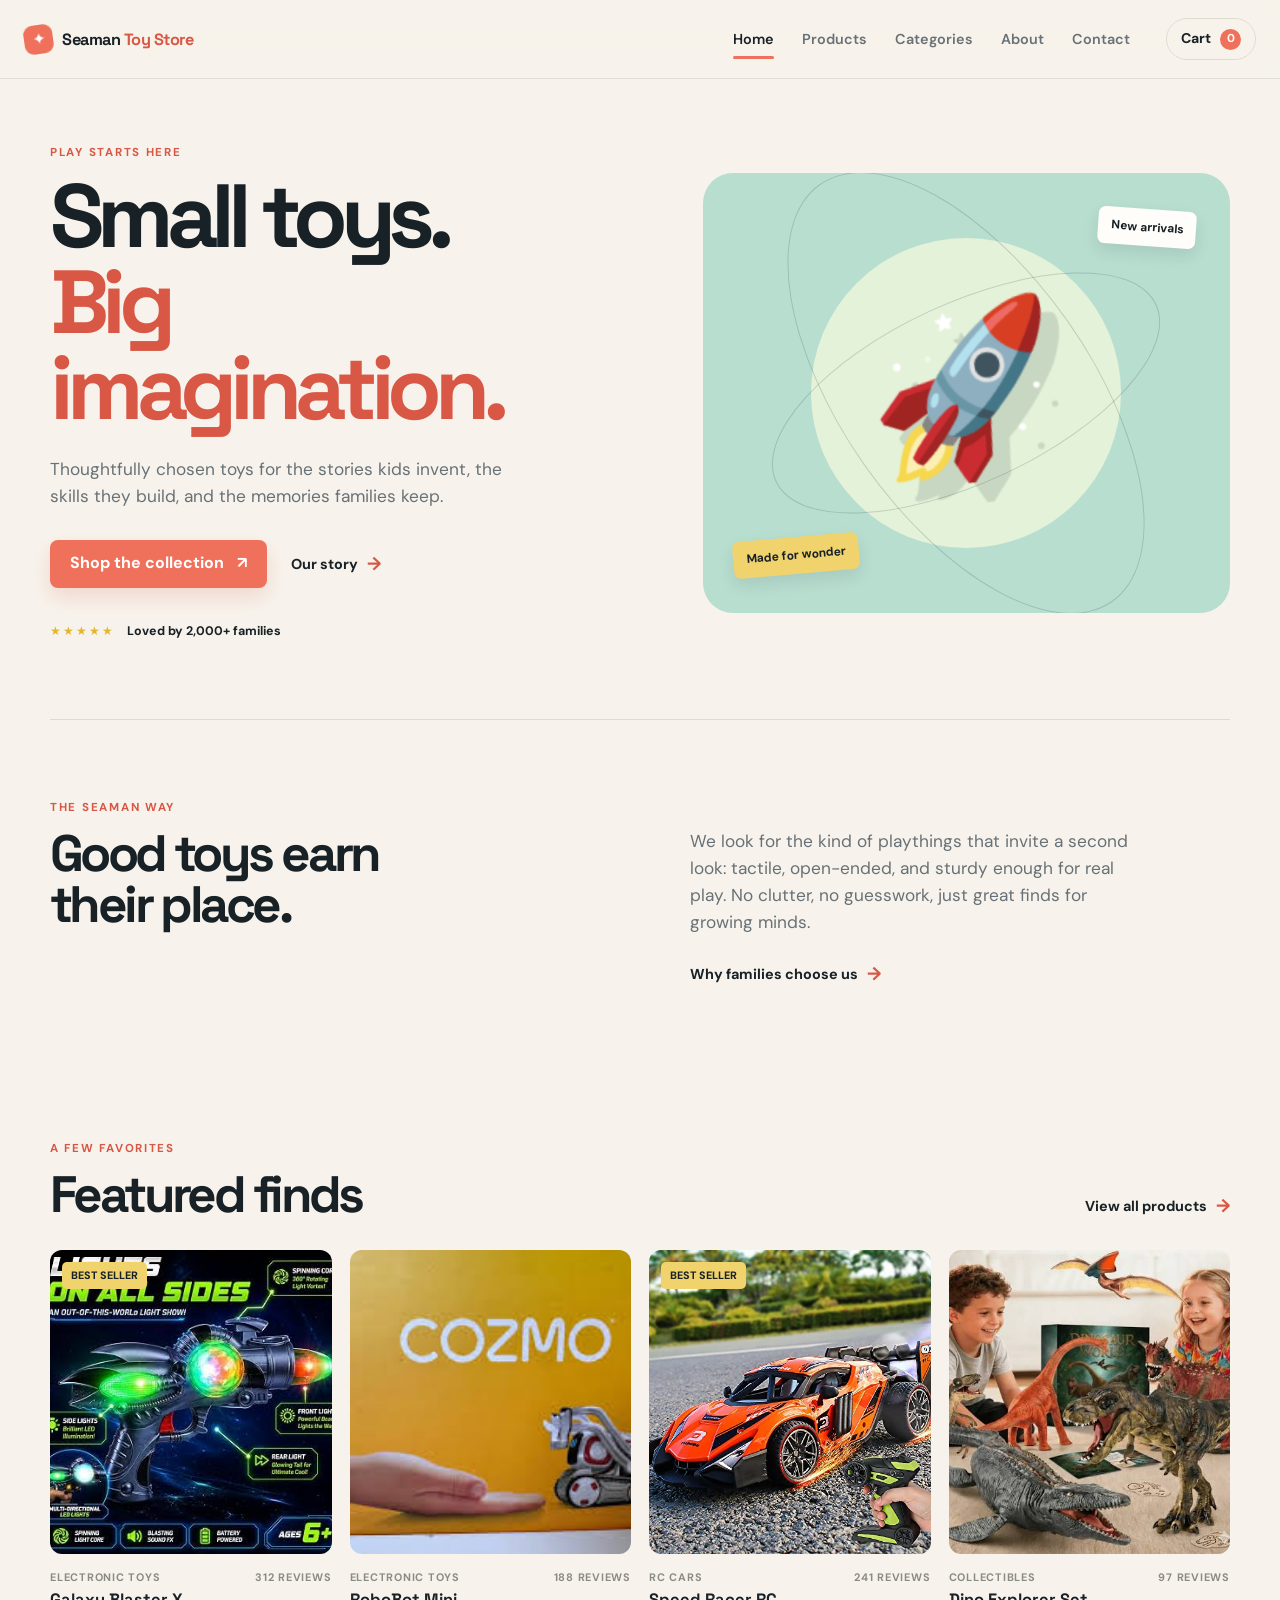
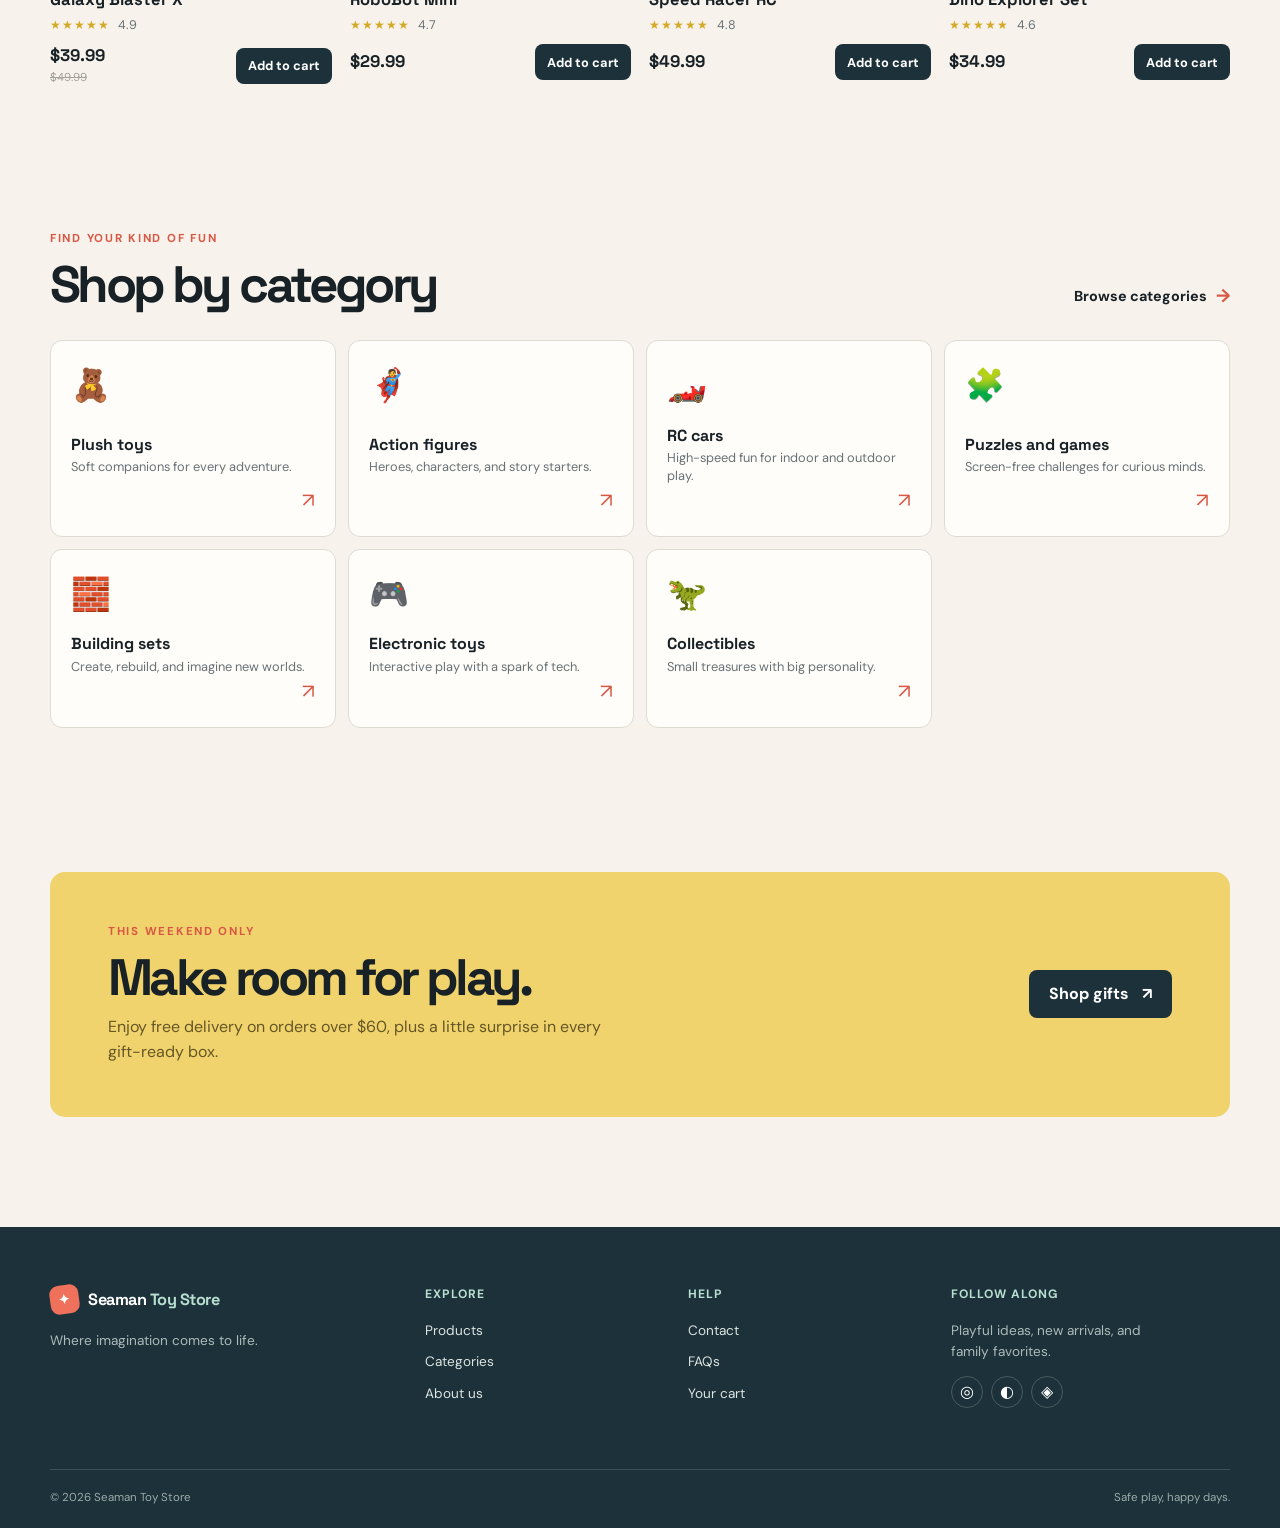
<file: index.html>
<!doctype html>
<html lang="en">
<head>
<meta charset="utf-8">
<meta name="viewport" content="width=device-width, initial-scale=1">
<title>Seaman Toy Store | Big adventures start here</title>
<meta name="description" content="Seaman Toy Store is a modern online toy store offering fun, exciting, and quality toys for kids and families.">
<meta property="og:title" content="Seaman Toy Store">
<meta property="og:description" content="Seaman Toy Store is a modern online toy store offering fun, exciting, and quality toys for kids and families.">
<meta property="og:type" content="website">
<meta property="og:image" content="https://images.unsplash.com/photo-1516627145497-ae6968895b74?auto=format&fit=crop&w=1200&q=80">
<meta property="og:site_name" content="Seaman Toy Store">
<link rel="icon" type="image/svg+xml" href="favicon.svg">
<link rel="preconnect" href="https://fonts.googleapis.com">
<link rel="preconnect" href="https://fonts.gstatic.com" crossorigin>
<link href="https://fonts.googleapis.com/css2?family=DM+Sans:wght@400;500;600;700&family=Space+Grotesk:wght@500;600;700&display=swap" rel="stylesheet">
<link rel="stylesheet" href="style.css">
</head>
<body data-page="home">
<header class="site-header">
  <div class="site-header-inner">
    <a class="brand" href="index.html"><span class="brand-mark">✦</span><span>Seaman <em>Toy Store</em></span></a>
    <button class="menu-toggle" data-menu-toggle aria-label="Open menu" aria-controls="site-nav" aria-expanded="false"><span></span><span></span><span></span></button>
    <nav class="site-nav" id="site-nav" data-site-nav aria-label="Primary navigation">
      <a class="is-active" href="index.html">Home</a><a href="products.html">Products</a><a href="categories.html">Categories</a><a href="about.html">About</a><a href="contact.html">Contact</a>
    </nav>
    <a class="cart-link" href="cart.html" aria-label="View cart">Cart <span data-cart-count>0</span></a>
  </div>
</header>
<main>
  <section class="home-hero page-wrap">
    <div class="hero-copy"><p class="kicker">Play starts here</p><h1>Small toys.<br><span>Big imagination.</span></h1><p class="hero-lede">Thoughtfully chosen toys for the stories kids invent, the skills they build, and the memories families keep.</p><div class="button-row"><a class="button button-coral" href="products.html">Shop the collection <span>↗</span></a><a class="text-link" href="about.html">Our story <span>→</span></a></div><div class="hero-note"><span>★★★★★</span><strong>Loved by 2,000+ families</strong></div></div>
    <div class="hero-stage"><div class="hero-orbit orbit-one"></div><div class="hero-orbit orbit-two"></div><div class="hero-toy">🚀</div><div class="hero-tag tag-top">New arrivals</div><div class="hero-tag tag-bottom">Made for wonder</div></div>
  </section>
  <section class="home-intro page-wrap"><div><p class="kicker">The Seaman way</p><h2>Good toys earn<br>their place.</h2></div><div><p>We look for the kind of playthings that invite a second look: tactile, open-ended, and sturdy enough for real play. No clutter, no guesswork, just great finds for growing minds.</p><a class="text-link" href="about.html">Why families choose us <span>→</span></a></div></section>
  <section class="home-section page-wrap"><div class="section-heading"><div><p class="kicker">A few favorites</p><h2>Featured finds</h2></div><a class="text-link" href="products.html">View all products <span>→</span></a></div><div class="product-grid" data-featured-products></div></section>
  <section class="home-section page-wrap"><div class="section-heading"><div><p class="kicker">Find your kind of fun</p><h2>Shop by category</h2></div><a class="text-link" href="categories.html">Browse categories <span>→</span></a></div><div class="category-grid" data-category-grid></div></section>
  <section class="promo-banner page-wrap"><div><p class="kicker">This weekend only</p><h2>Make room for play.</h2><p>Enjoy free delivery on orders over $60, plus a little surprise in every gift-ready box.</p></div><a class="button button-dark" href="products.html">Shop gifts <span>↗</span></a></section>
</main>
<footer class="site-footer"><div class="footer-main"><div><a class="brand" href="index.html"><span class="brand-mark">✦</span><span>Seaman <em>Toy Store</em></span></a><p>Where imagination comes to life.</p></div><div><strong>Explore</strong><a href="products.html">Products</a><a href="categories.html">Categories</a><a href="about.html">About us</a></div><div><strong>Help</strong><a href="contact.html">Contact</a><a href="contact.html#faq">FAQs</a><a href="cart.html">Your cart</a></div><div><strong>Follow along</strong><p>Playful ideas, new arrivals, and family favorites.</p><div class="social-links"><a href="https://www.instagram.com/" target="_blank" rel="noreferrer" aria-label="Instagram">◎</a><a href="https://www.facebook.com/" target="_blank" rel="noreferrer" aria-label="Facebook">◐</a><a href="https://www.tiktok.com/" target="_blank" rel="noreferrer" aria-label="TikTok">◈</a></div></div></div><div class="footer-bottom"><span>© <span data-year>2026</span> Seaman Toy Store</span><span>Safe play, happy days.</span></div></footer>
<div class="toast" data-toast role="status" aria-live="polite"></div>
<script src="store.js?v=4"></script>
</body>
</html>
</file>
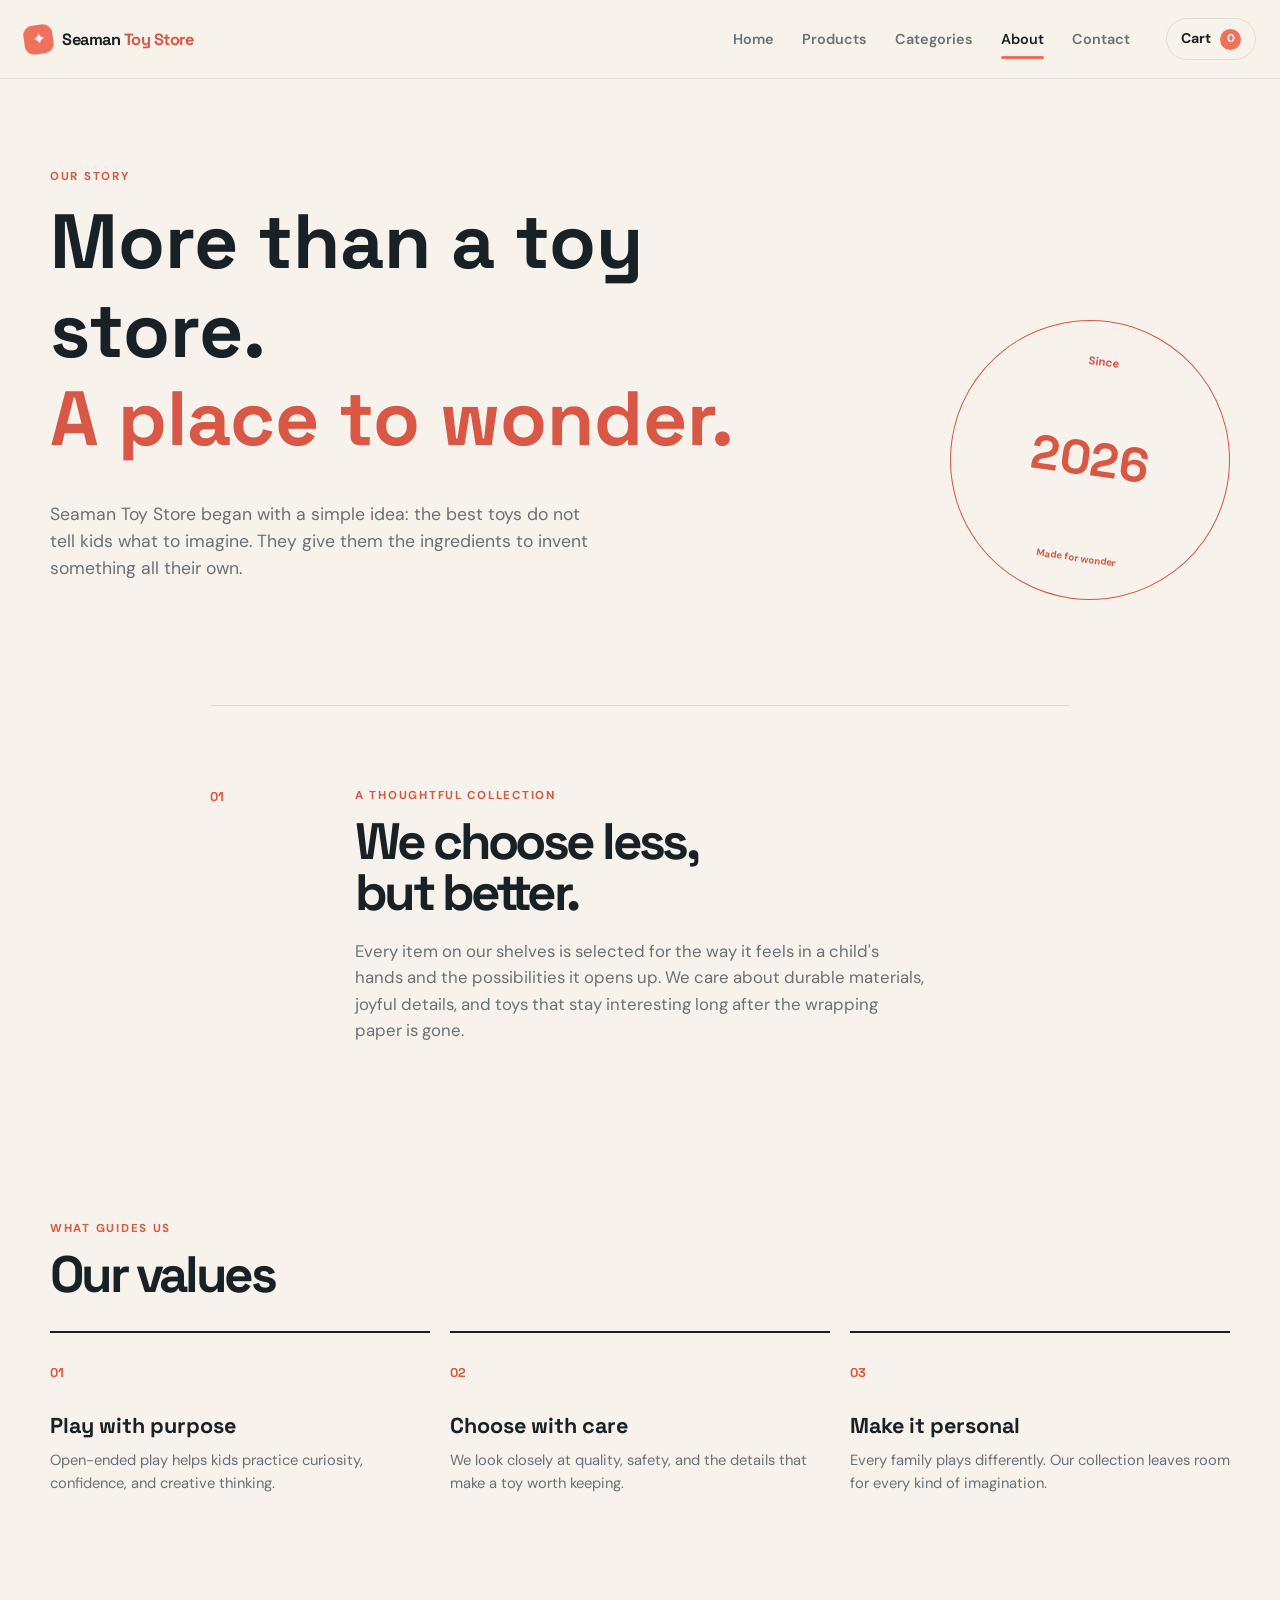
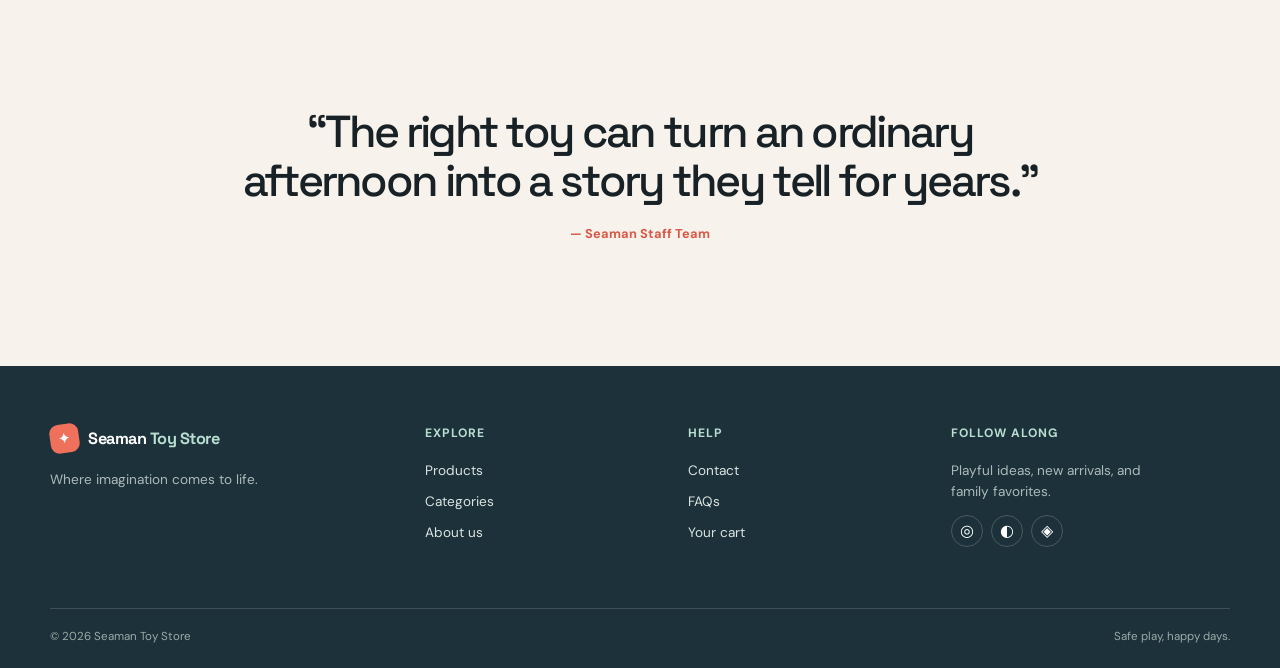
<file: about.html>
<!doctype html>
<html lang="en"><head><meta charset="utf-8"><meta name="viewport" content="width=device-width, initial-scale=1"><title>About Us | Seaman Toy Store</title><meta name="description" content="Learn the story, mission, and values behind Seaman Toy Store."><meta property="og:title" content="About Seaman Toy Store"><meta property="og:description" content="Seaman Toy Store carefully curates joyful, imaginative toys for children and families."><link rel="preconnect" href="https://fonts.googleapis.com"><link rel="preconnect" href="https://fonts.gstatic.com" crossorigin><link href="https://fonts.googleapis.com/css2?family=DM+Sans:wght@400;500;600;700&family=Space+Grotesk:wght@500;600;700&display=swap" rel="stylesheet"><link rel="icon" type="image/svg+xml" href="favicon.svg"><link rel="stylesheet" href="style.css"></head>
<body data-page="about"><header class="site-header"><div class="site-header-inner"><a class="brand" href="index.html"><span class="brand-mark">✦</span><span>Seaman <em>Toy Store</em></span></a><button class="menu-toggle" data-menu-toggle aria-label="Open menu" aria-controls="site-nav" aria-expanded="false"><span></span><span></span><span></span></button><nav class="site-nav" id="site-nav" data-site-nav aria-label="Primary navigation"><a href="index.html">Home</a><a href="products.html">Products</a><a href="categories.html">Categories</a><a class="is-active" href="about.html">About</a><a href="contact.html">Contact</a></nav><a class="cart-link" href="cart.html" aria-label="View cart">Cart <span data-cart-count>0</span></a></div></header>
<main><section class="about-hero page-wrap"><div><p class="kicker">Our story</p><h1>More than a toy store.<br><span>A place to wonder.</span></h1><p>Seaman Toy Store began with a simple idea: the best toys do not tell kids what to imagine. They give them the ingredients to invent something all their own.</p></div><div class="about-stamp">Since<br><strong>2026</strong><small>Made for wonder</small></div></section><section class="about-story page-wrap"><div class="story-number">01</div><div><p class="kicker">A thoughtful collection</p><h2>We choose less,<br>but better.</h2><p>Every item on our shelves is selected for the way it feels in a child's hands and the possibilities it opens up. We care about durable materials, joyful details, and toys that stay interesting long after the wrapping paper is gone.</p></div></section><section class="values-section page-wrap"><div class="section-heading"><div><p class="kicker">What guides us</p><h2>Our values</h2></div></div><div class="values-grid"><article><span>01</span><h3>Play with purpose</h3><p>Open-ended play helps kids practice curiosity, confidence, and creative thinking.</p></article><article><span>02</span><h3>Choose with care</h3><p>We look closely at quality, safety, and the details that make a toy worth keeping.</p></article><article><span>03</span><h3>Make it personal</h3><p>Every family plays differently. Our collection leaves room for every kind of imagination.</p></article></div></section><section class="about-quote page-wrap"><p>“The right toy can turn an ordinary afternoon into a story they tell for years.”</p><span>— Seaman Staff Team</span></section></main>
<footer class="site-footer"><div class="footer-main"><div><a class="brand" href="index.html"><span class="brand-mark">✦</span><span>Seaman <em>Toy Store</em></span></a><p>Where imagination comes to life.</p></div><div><strong>Explore</strong><a href="products.html">Products</a><a href="categories.html">Categories</a><a href="about.html">About us</a></div><div><strong>Help</strong><a href="contact.html">Contact</a><a href="contact.html#faq">FAQs</a><a href="cart.html">Your cart</a></div><div><strong>Follow along</strong><p>Playful ideas, new arrivals, and family favorites.</p><div class="social-links"><a href="https://www.instagram.com/" target="_blank" rel="noreferrer" aria-label="Instagram">◎</a><a href="https://www.facebook.com/" target="_blank" rel="noreferrer" aria-label="Facebook">◐</a><a href="https://www.tiktok.com/" target="_blank" rel="noreferrer" aria-label="TikTok">◈</a></div></div></div><div class="footer-bottom"><span>© <span data-year>2026</span> Seaman Toy Store</span><span>Safe play, happy days.</span></div></footer><script src="store.js?v=4"></script></body></html>
</file>
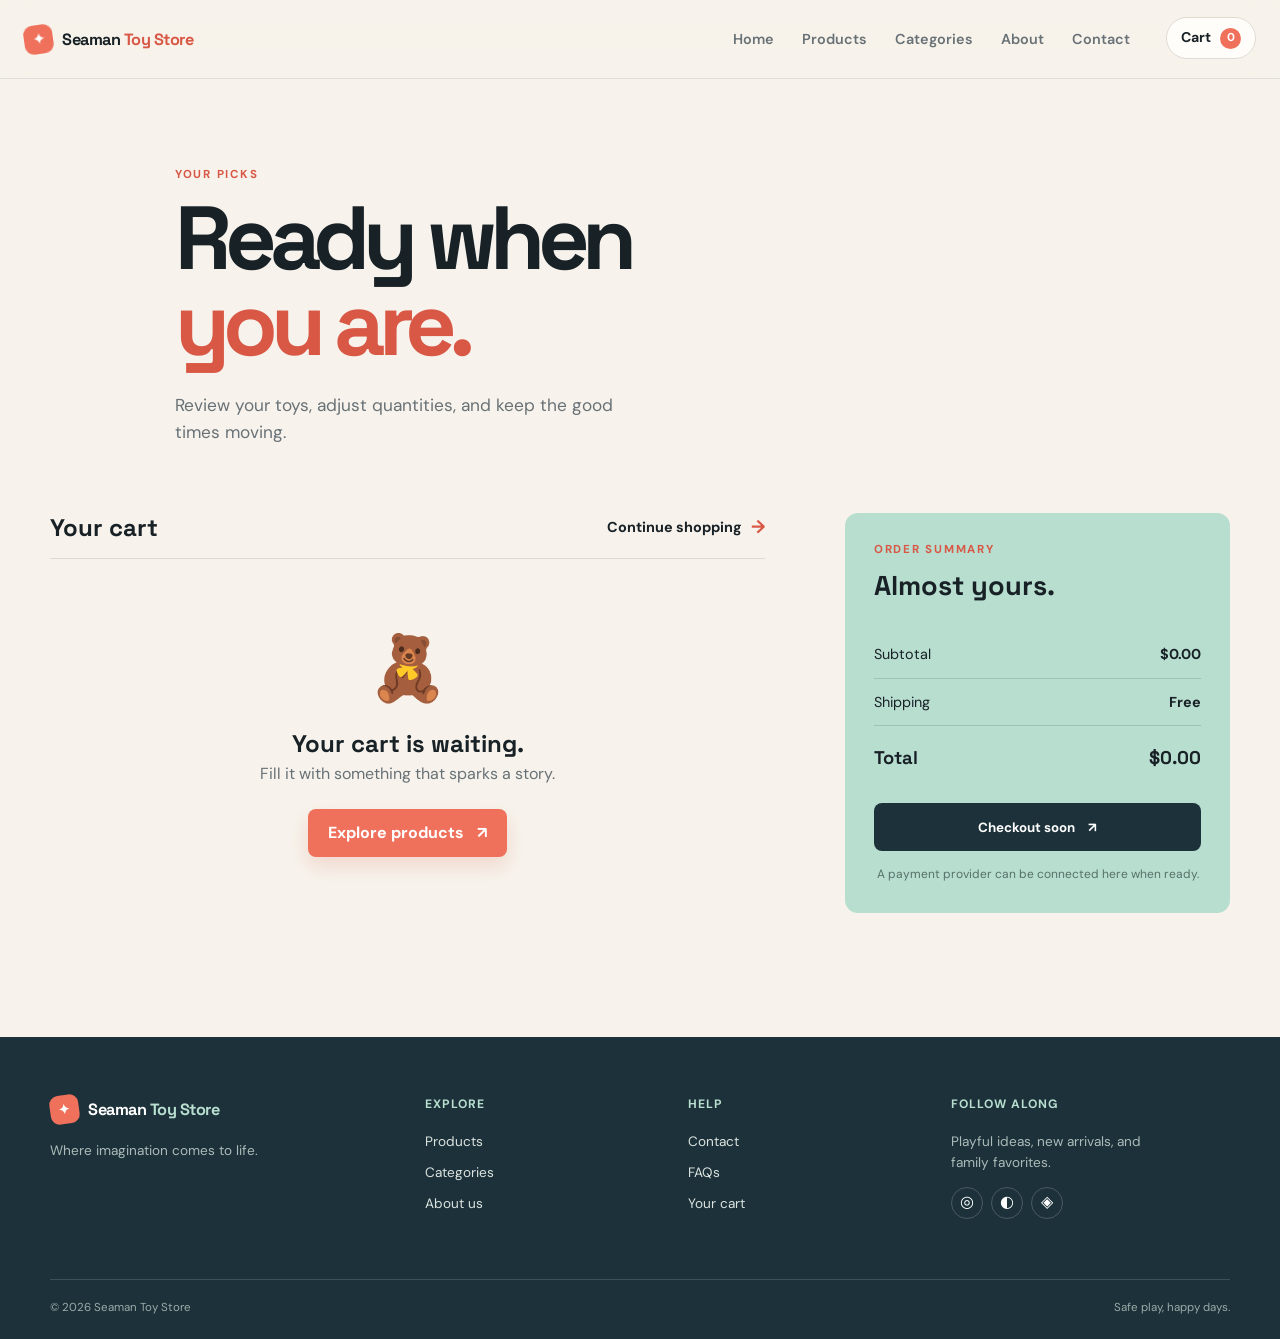
<file: cart.html>
<!doctype html>
<html lang="en"><head><meta charset="utf-8"><meta name="viewport" content="width=device-width, initial-scale=1"><title>Your Cart | Seaman Toy Store</title><meta name="description" content="Review your Seaman Toy Store cart and prepare your order."><meta property="og:title" content="Seaman Toy Store Cart"><meta property="og:description" content="Review your toy selections before checkout."><link rel="preconnect" href="https://fonts.googleapis.com"><link rel="preconnect" href="https://fonts.gstatic.com" crossorigin><link href="https://fonts.googleapis.com/css2?family=DM+Sans:wght@400;500;600;700&family=Space+Grotesk:wght@500;600;700&display=swap" rel="stylesheet"><link rel="icon" type="image/svg+xml" href="favicon.svg"><link rel="stylesheet" href="style.css"></head>
<body data-page="cart"><header class="site-header"><div class="site-header-inner"><a class="brand" href="index.html"><span class="brand-mark">✦</span><span>Seaman <em>Toy Store</em></span></a><button class="menu-toggle" data-menu-toggle aria-label="Open menu" aria-controls="site-nav" aria-expanded="false"><span></span><span></span><span></span></button><nav class="site-nav" id="site-nav" data-site-nav aria-label="Primary navigation"><a href="index.html">Home</a><a href="products.html">Products</a><a href="categories.html">Categories</a><a href="about.html">About</a><a href="contact.html">Contact</a></nav><a class="cart-link is-current" href="cart.html" aria-label="View cart">Cart <span data-cart-count>0</span></a></div></header>
<main><section class="page-hero page-wrap page-hero-short"><p class="kicker">Your picks</p><h1>Ready when<br><span>you are.</span></h1><p>Review your toys, adjust quantities, and keep the good times moving.</p></section><section class="cart-layout page-wrap"><div class="cart-list-wrap"><div class="cart-list-heading"><h2>Your cart</h2><a class="text-link" href="products.html">Continue shopping <span>→</span></a></div><div class="cart-list" data-cart-list></div><div class="cart-empty-state" data-cart-empty hidden><div>🧸</div><h2>Your cart is waiting.</h2><p>Fill it with something that sparks a story.</p><a class="button button-coral" href="products.html">Explore products <span>↗</span></a></div></div><aside class="order-summary"><p class="kicker">Order summary</p><h2>Almost yours.</h2><div class="summary-row"><span>Subtotal</span><strong data-cart-subtotal>$0.00</strong></div><div class="summary-row"><span>Shipping</span><strong data-cart-shipping>Free</strong></div><div class="summary-total"><span>Total</span><strong data-cart-total>$0.00</strong></div><button class="button button-dark button-full" type="button" disabled aria-disabled="true">Checkout soon <span>↗</span></button><p class="summary-note">A payment provider can be connected here when ready.</p></aside></section></main>
<footer class="site-footer"><div class="footer-main"><div><a class="brand" href="index.html"><span class="brand-mark">✦</span><span>Seaman <em>Toy Store</em></span></a><p>Where imagination comes to life.</p></div><div><strong>Explore</strong><a href="products.html">Products</a><a href="categories.html">Categories</a><a href="about.html">About us</a></div><div><strong>Help</strong><a href="contact.html">Contact</a><a href="contact.html#faq">FAQs</a><a href="cart.html">Your cart</a></div><div><strong>Follow along</strong><p>Playful ideas, new arrivals, and family favorites.</p><div class="social-links"><a href="https://www.instagram.com/" target="_blank" rel="noreferrer" aria-label="Instagram">◎</a><a href="https://www.facebook.com/" target="_blank" rel="noreferrer" aria-label="Facebook">◐</a><a href="https://www.tiktok.com/" target="_blank" rel="noreferrer" aria-label="TikTok">◈</a></div></div></div><div class="footer-bottom"><span>© <span data-year>2026</span> Seaman Toy Store</span><span>Safe play, happy days.</span></div></footer><script src="store.js?v=4"></script></body></html>
</file>
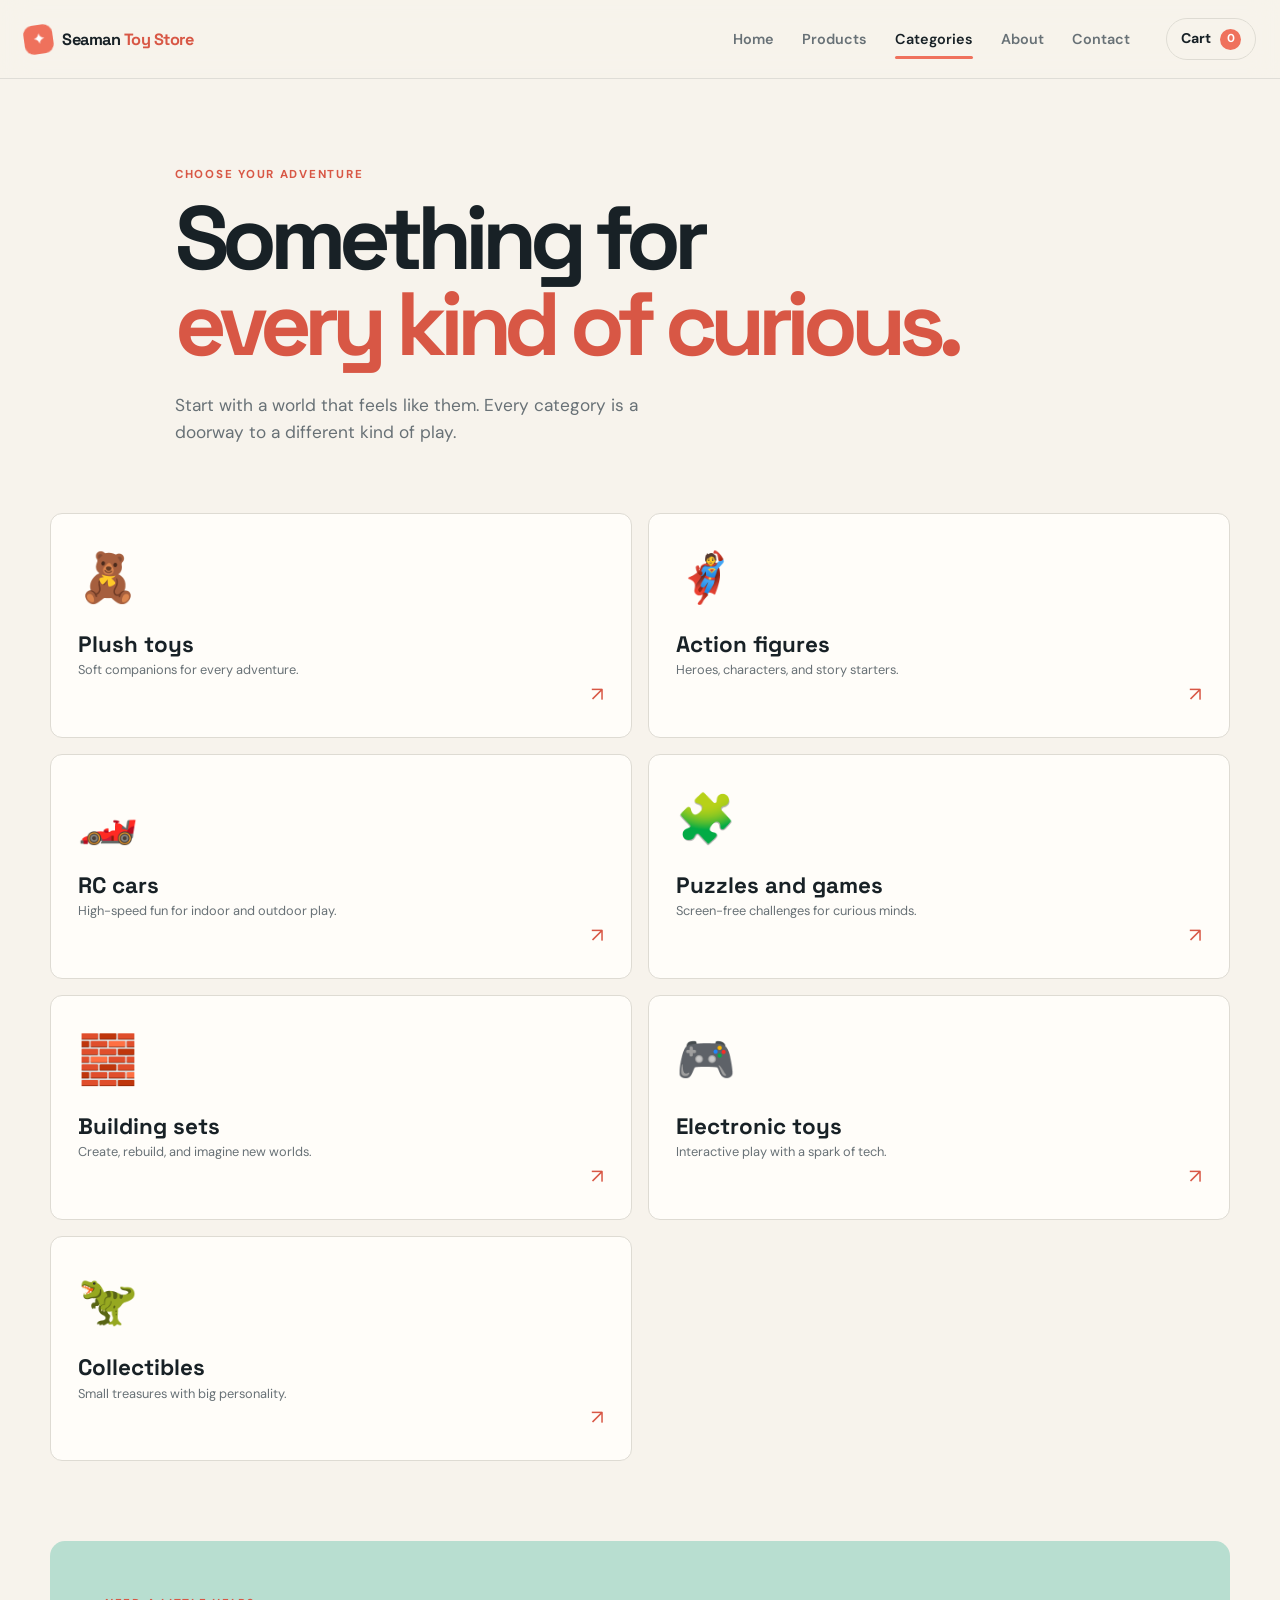
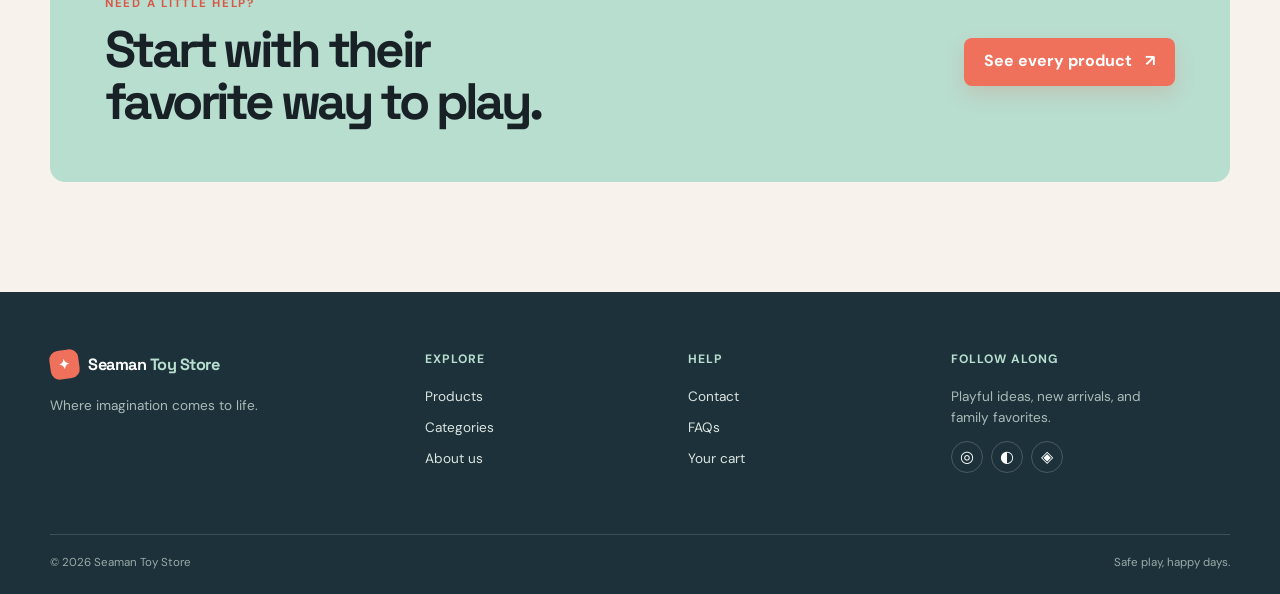
<file: categories.html>
<!doctype html>
<html lang="en"><head><meta charset="utf-8"><meta name="viewport" content="width=device-width, initial-scale=1"><title>Categories | Seaman Toy Store</title><meta name="description" content="Explore toy categories at Seaman Toy Store."><meta property="og:title" content="Seaman Toy Store Categories"><meta property="og:description" content="Shop quality toys by category for imaginative play and family fun."><link rel="preconnect" href="https://fonts.googleapis.com"><link rel="preconnect" href="https://fonts.gstatic.com" crossorigin><link href="https://fonts.googleapis.com/css2?family=DM+Sans:wght@400;500;600;700&family=Space+Grotesk:wght@500;600;700&display=swap" rel="stylesheet"><link rel="icon" type="image/svg+xml" href="favicon.svg"><link rel="stylesheet" href="style.css"></head>
<body data-page="categories"><header class="site-header"><div class="site-header-inner"><a class="brand" href="index.html"><span class="brand-mark">✦</span><span>Seaman <em>Toy Store</em></span></a><button class="menu-toggle" data-menu-toggle aria-label="Open menu" aria-controls="site-nav" aria-expanded="false"><span></span><span></span><span></span></button><nav class="site-nav" id="site-nav" data-site-nav aria-label="Primary navigation"><a href="index.html">Home</a><a href="products.html">Products</a><a class="is-active" href="categories.html">Categories</a><a href="about.html">About</a><a href="contact.html">Contact</a></nav><a class="cart-link" href="cart.html" aria-label="View cart">Cart <span data-cart-count>0</span></a></div></header>
<main><section class="page-hero page-wrap page-hero-short"><p class="kicker">Choose your adventure</p><h1>Something for<br><span>every kind of curious.</span></h1><p>Start with a world that feels like them. Every category is a doorway to a different kind of play.</p></section><section class="category-page-grid page-wrap" data-category-grid></section><section class="category-callout page-wrap"><div><p class="kicker">Need a little help?</p><h2>Start with their<br>favorite way to play.</h2></div><a class="button button-coral" href="products.html">See every product <span>↗</span></a></section></main>
<footer class="site-footer"><div class="footer-main"><div><a class="brand" href="index.html"><span class="brand-mark">✦</span><span>Seaman <em>Toy Store</em></span></a><p>Where imagination comes to life.</p></div><div><strong>Explore</strong><a href="products.html">Products</a><a href="categories.html">Categories</a><a href="about.html">About us</a></div><div><strong>Help</strong><a href="contact.html">Contact</a><a href="contact.html#faq">FAQs</a><a href="cart.html">Your cart</a></div><div><strong>Follow along</strong><p>Playful ideas, new arrivals, and family favorites.</p><div class="social-links"><a href="https://www.instagram.com/" target="_blank" rel="noreferrer" aria-label="Instagram">◎</a><a href="https://www.facebook.com/" target="_blank" rel="noreferrer" aria-label="Facebook">◐</a><a href="https://www.tiktok.com/" target="_blank" rel="noreferrer" aria-label="TikTok">◈</a></div></div></div><div class="footer-bottom"><span>© <span data-year>2026</span> Seaman Toy Store</span><span>Safe play, happy days.</span></div></footer><script src="store.js?v=4"></script></body></html>
</file>
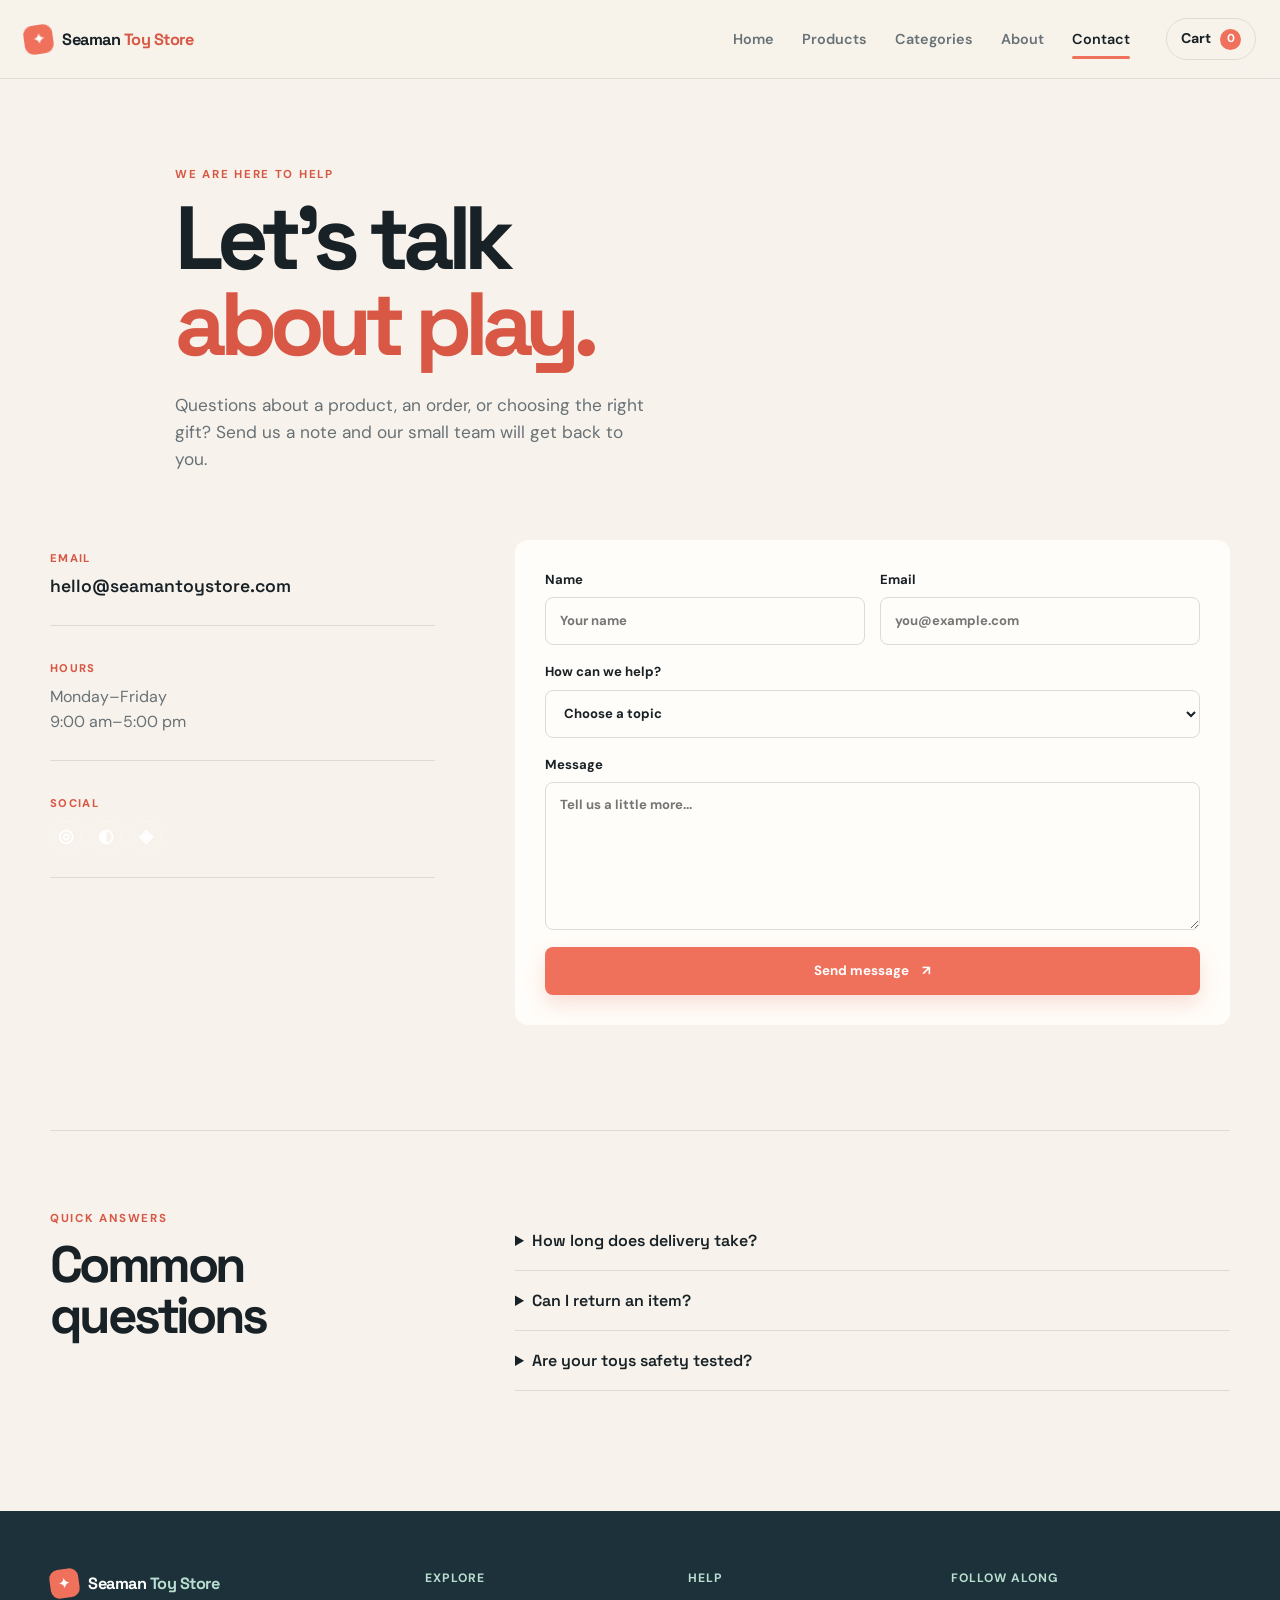
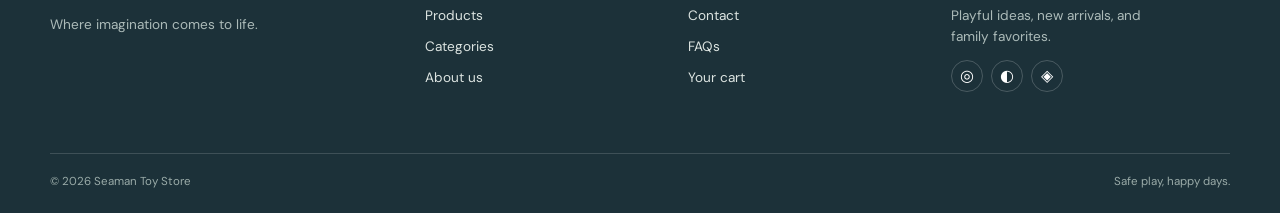
<file: contact.html>
<!doctype html>
<html lang="en"><head><meta charset="utf-8"><meta name="viewport" content="width=device-width, initial-scale=1"><title>Contact | Seaman Toy Store</title><meta name="description" content="Contact Seaman Toy Store for product, delivery, and order support."><meta property="og:title" content="Contact Seaman Toy Store"><meta property="og:description" content="Questions about a product, order, or gift idea? Reach out to Seaman Toy Store."><link rel="icon" type="image/svg+xml" href="favicon.svg"><link rel="preconnect" href="https://fonts.googleapis.com"><link rel="preconnect" href="https://fonts.gstatic.com" crossorigin><link href="https://fonts.googleapis.com/css2?family=DM+Sans:wght@400;500;600;700&family=Space+Grotesk:wght@500;600;700&display=swap" rel="stylesheet"><link rel="stylesheet" href="style.css"></head>
<body data-page="contact"><header class="site-header"><div class="site-header-inner"><a class="brand" href="index.html"><span class="brand-mark">✦</span><span>Seaman <em>Toy Store</em></span></a><button class="menu-toggle" data-menu-toggle aria-label="Open menu" aria-controls="site-nav" aria-expanded="false"><span></span><span></span><span></span></button><nav class="site-nav" id="site-nav" data-site-nav aria-label="Primary navigation"><a href="index.html">Home</a><a href="products.html">Products</a><a href="categories.html">Categories</a><a href="about.html">About</a><a class="is-active" href="contact.html">Contact</a></nav><a class="cart-link" href="cart.html" aria-label="View cart">Cart <span data-cart-count>0</span></a></div></header>
<main><section class="page-hero page-wrap page-hero-short"><p class="kicker">We are here to help</p><h1>Let's talk<br><span>about play.</span></h1><p>Questions about a product, an order, or choosing the right gift? Send us a note and our small team will get back to you.</p></section><section class="contact-layout page-wrap"><div class="contact-details"><div><span class="contact-label">Email</span><a href="mailto:hello@seamantoystore.com">hello@seamantoystore.com</a></div><div><span class="contact-label">Hours</span><p>Monday–Friday<br>9:00 am–5:00 pm</p></div><div><span class="contact-label">Social</span><div class="social-links"><a href="https://www.instagram.com/" target="_blank" rel="noreferrer" aria-label="Instagram">◎</a><a href="https://www.facebook.com/" target="_blank" rel="noreferrer" aria-label="Facebook">◐</a><a href="https://www.tiktok.com/" target="_blank" rel="noreferrer" aria-label="TikTok">◈</a></div></div></div><form class="contact-form" data-demo-form><div class="form-row"><label>Name<input required type="text" placeholder="Your name"></label><label>Email<input required type="email" placeholder="you@example.com"></label></div><label>How can we help?<select required><option value="">Choose a topic</option><option>Product question</option><option>Order support</option><option>Gift advice</option><option>Something else</option></select></label><label>Message<textarea required rows="6" placeholder="Tell us a little more..."></textarea></label><button class="button button-coral" type="submit">Send message <span>↗</span></button></form></section><section class="faq-section page-wrap" id="faq"><div><p class="kicker">Quick answers</p><h2>Common questions</h2></div><div class="faq-simple"><details><summary>How long does delivery take?</summary><p>Standard delivery takes 3–5 business days. Orders over $60 ship free.</p></details><details><summary>Can I return an item?</summary><p>Unused items in original packaging can be returned within 30 days.</p></details><details><summary>Are your toys safety tested?</summary><p>We choose products that meet relevant toy safety standards and age guidance.</p></details></div></section></main>
<footer class="site-footer"><div class="footer-main"><div><a class="brand" href="index.html"><span class="brand-mark">✦</span><span>Seaman <em>Toy Store</em></span></a><p>Where imagination comes to life.</p></div><div><strong>Explore</strong><a href="products.html">Products</a><a href="categories.html">Categories</a><a href="about.html">About us</a></div><div><strong>Help</strong><a href="contact.html">Contact</a><a href="#faq">FAQs</a><a href="cart.html">Your cart</a></div><div><strong>Follow along</strong><p>Playful ideas, new arrivals, and family favorites.</p><div class="social-links"><a href="https://www.instagram.com/" target="_blank" rel="noreferrer" aria-label="Instagram">◎</a><a href="https://www.facebook.com/" target="_blank" rel="noreferrer" aria-label="Facebook">◐</a><a href="https://www.tiktok.com/" target="_blank" rel="noreferrer" aria-label="TikTok">◈</a></div></div></div><div class="footer-bottom"><span>© <span data-year>2026</span> Seaman Toy Store</span><span>Safe play, happy days.</span></div></footer><div class="toast" data-toast role="status" aria-live="polite"></div><script src="store.js?v=4"></script></body></html>
</file>
<file: style.css>
/* =========================================================
  Seaman Online Store — style.css
   Design tokens
========================================================= */
:root{
  --bg: #120B22;
  --bg-soft: #180F2E;
  --card: #1D1338;
  --card-hi: #24173F;
  --border: rgba(255,255,255,0.09);
  --text: #F3EFFF;
  --text-dim: #B4A9D6;
  --text-faint: #8377A8;

  --purple: #A65DFB;
  --purple-2: #7C3AED;
  --blue: #4EA1FF;
  --pink: #FF5DA2;
  --yellow: #FFD23F;
  --cyan: #2FE6D6;
  --orange: #FF8A3D;

  --grad-primary: linear-gradient(135deg, var(--purple), var(--pink));
  --grad-cool: linear-gradient(135deg, var(--blue), var(--cyan));
  --grad-warm: linear-gradient(135deg, var(--orange), var(--yellow));

  --radius-sm: 12px;
  --radius-md: 18px;
  --radius-lg: 28px;
  --radius-pill: 999px;

  --shadow-glow: 0 8px 30px rgba(166,93,251,0.25);
  --shadow-card: 0 4px 24px rgba(0,0,0,0.35);

  --ease: cubic-bezier(.22,1,.36,1);
  --font-display: 'Baloo 2', system-ui, sans-serif;
  --font-body: 'Plus Jakarta Sans', system-ui, sans-serif;
}

*,*::before,*::after{ box-sizing:border-box; }
html{ scroll-behavior:smooth; }
body{
  margin:0;
  background:var(--bg);
  color:var(--text);
  font-family:var(--font-body);
  line-height:1.55;
  -webkit-font-smoothing:antialiased;
  overflow-x:hidden;
}
h1,h2,h3,h4{ font-family:var(--font-display); font-weight:700; margin:0 0 .5em; line-height:1.15; }
p{ margin:0 0 1em; color:var(--text-dim); }
a{ color:inherit; text-decoration:none; }
ul{ list-style:none; margin:0; padding:0; }
img{ max-width:100%; display:block; }
button{ font-family:inherit; cursor:pointer; }
input{ font-family:inherit; }

.sr-only{ position:absolute; width:1px; height:1px; padding:0; margin:-1px; overflow:hidden; clip:rect(0,0,0,0); border:0; }

.skip-link{
  position:absolute; left:-999px; top:0; background:var(--purple); color:#fff;
  padding:.75em 1.2em; border-radius:0 0 var(--radius-sm) 0; z-index:999;
}
.skip-link:focus{ left:0; }

:focus-visible{ outline:3px solid var(--cyan); outline-offset:2px; border-radius:6px; }

/* =========================================================
   Animated background
========================================================= */
.bg-scene{
  position:fixed; inset:0; z-index:-1; overflow:hidden; background:var(--bg);
}
.blob{
  position:absolute; border-radius:50%; filter:blur(70px); opacity:.35;
  animation:drift 22s ease-in-out infinite;
}
.blob-a{ width:520px; height:520px; background:var(--purple-2); top:-10%; left:-8%; animation-duration:26s; }
.blob-b{ width:460px; height:460px; background:var(--pink); bottom:-12%; right:-6%; animation-duration:30s; animation-delay:-6s; }
.blob-c{ width:380px; height:380px; background:var(--cyan); top:35%; right:20%; opacity:.18; animation-duration:34s; animation-delay:-14s; }

@keyframes drift{
  0%,100%{ transform:translate(0,0) scale(1); }
  33%{ transform:translate(40px,-30px) scale(1.08); }
  66%{ transform:translate(-30px,25px) scale(0.96); }
}
.stars{ position:absolute; inset:0; background-image:radial-gradient(1.5px 1.5px at 20% 30%, rgba(255,255,255,.5) 50%, transparent), radial-gradient(1.5px 1.5px at 70% 60%, rgba(255,255,255,.4) 50%, transparent), radial-gradient(1px 1px at 40% 80%, rgba(255,255,255,.4) 50%, transparent), radial-gradient(1px 1px at 90% 15%, rgba(255,255,255,.35) 50%, transparent), radial-gradient(1.5px 1.5px at 55% 45%, rgba(255,255,255,.3) 50%, transparent); background-repeat:repeat; background-size:600px 600px; opacity:.5; }

@media (prefers-reduced-motion: reduce){
  .blob{ animation:none; }
  html{ scroll-behavior:auto; }
  *{ animation-duration:0.001ms !important; animation-iteration-count:1 !important; transition-duration:0.001ms !important; }
}

/* =========================================================
   Buttons & shared bits
========================================================= */
.btn{
  display:inline-flex; align-items:center; justify-content:center; gap:.5em;
  padding:.85em 1.6em; border-radius:var(--radius-pill); border:none;
  font-family:var(--font-display); font-weight:600; font-size:1rem;
  cursor:pointer; position:relative; overflow:hidden; isolation:isolate;
  transition:transform .18s var(--ease), box-shadow .18s var(--ease), filter .18s var(--ease);
  white-space:nowrap;
}
.btn-primary{ background:var(--grad-primary); color:#fff; box-shadow:var(--shadow-glow); }
.btn-primary:hover{ transform:translateY(-2px); filter:brightness(1.08); }
.btn-ghost{ background:rgba(255,255,255,0.06); color:var(--text); border:1px solid var(--border); backdrop-filter:blur(6px); }
.btn-ghost:hover{ background:rgba(255,255,255,0.1); transform:translateY(-2px); }
.btn-small{ padding:.55em 1.1em; font-size:.85rem; }
.btn-full{ width:100%; }
.btn:active{ transform:scale(.96); }

.ripple{ }
.ripple-el{
  position:absolute; border-radius:50%; background:rgba(255,255,255,.5);
  transform:scale(0); animation:ripple .6s ease-out forwards; pointer-events:none;
}
@keyframes ripple{ to{ transform:scale(2.6); opacity:0; } }

.eyebrow{ font-family:var(--font-display); font-weight:600; color:var(--cyan); margin-bottom:.6em; font-size:.95rem; }

.badge{ position:absolute; top:14px; left:14px; padding:.35em .8em; border-radius:var(--radius-pill); font-family:var(--font-display); font-size:.75rem; font-weight:700; z-index:2; }
.badge-best{ background:var(--grad-warm); color:#241200; }
.badge-sale{ background:var(--grad-cool); color:#02181a; }
.badge-discount{ background:var(--pink); color:#2a0016; }

.rating{ display:flex; align-items:center; gap:.5em; margin-bottom:1em; color:var(--text-dim); font-size:.9rem; }
.stars-txt{ color:var(--yellow); letter-spacing:1px; }
.rating-num{ color:var(--text); font-weight:700; }

.price{ font-family:var(--font-display); font-weight:700; font-size:1.3rem; color:var(--text); }
.price-lg{ font-size:1.9rem; }
.price-strike{ text-decoration:line-through; color:var(--text-faint); margin-left:.6em; font-size:1rem; }
.price-row{ display:flex; align-items:baseline; gap:.4em; margin-bottom:1em; }

.feature-list li{ position:relative; padding-left:1.5em; margin-bottom:.4em; color:var(--text-dim); font-size:.92rem; }
.feature-list li::before{ content:"✓"; position:absolute; left:0; color:var(--cyan); font-weight:700; }
.feature-list-2col{ display:grid; grid-template-columns:1fr 1fr; gap:0 1em; }

.section{ max-width:1200px; margin:0 auto; padding:6rem 1.5rem; }
.section-head{ text-align:center; max-width:600px; margin:0 auto 3rem; }
.section-head h2{ font-size:clamp(1.8rem, 3vw, 2.6rem); }

/* =========================================================
   Navbar
========================================================= */
.navbar{
  position:sticky; top:0; z-index:100; padding:1rem 1.5rem;
  background:transparent; transition:background .3s var(--ease), backdrop-filter .3s var(--ease), border-color .3s var(--ease);
  border-bottom:1px solid transparent;
}
.navbar.is-scrolled{
  background:rgba(18,11,34,0.75); backdrop-filter:blur(16px); -webkit-backdrop-filter:blur(16px);
  border-bottom-color:var(--border);
}
.navbar-inner{ max-width:1300px; margin:0 auto; display:flex; align-items:center; justify-content:space-between; gap:1.5rem; }

.logo{ font-family:var(--font-display); font-weight:800; font-size:1.35rem; display:flex; align-items:center; gap:.4em; }
.logo-mark{ background:var(--grad-primary); -webkit-background-clip:text; background-clip:text; color:transparent; font-size:1.2em; }

.nav-links{ display:flex; gap:1.8rem; }
.nav-links a{ font-weight:600; font-size:.95rem; color:var(--text-dim); transition:color .2s; position:relative; }
.nav-links a:hover{ color:var(--text); }
.nav-links a::after{ content:""; position:absolute; left:0; bottom:-6px; width:0; height:2px; background:var(--grad-primary); transition:width .25s var(--ease); }
.nav-links a:hover::after{ width:100%; }

.nav-actions{ display:flex; align-items:center; gap:.9rem; }

.search-box{
  display:flex; align-items:center; gap:.5em; background:rgba(255,255,255,0.06);
  border:1px solid var(--border); border-radius:var(--radius-pill); padding:.5em 1em; color:var(--text-faint);
  transition:border-color .2s;
}
.search-box:focus-within{ border-color:var(--purple); }
.search-box input{ background:none; border:none; color:var(--text); outline:none; width:140px; font-size:.9rem; }
.search-box input::placeholder{ color:var(--text-faint); }

.icon-btn{
  position:relative; background:rgba(255,255,255,0.06); border:1px solid var(--border); color:var(--text);
  width:42px; height:42px; border-radius:50%; display:flex; align-items:center; justify-content:center;
  transition:transform .2s var(--ease), background .2s;
}
.icon-btn:hover{ background:rgba(255,255,255,0.12); transform:translateY(-2px); }
.cart-count{
  position:absolute; top:-4px; right:-4px; background:var(--pink); color:#fff; font-size:.7rem; font-weight:700;
  min-width:18px; height:18px; border-radius:50%; display:flex; align-items:center; justify-content:center; padding:0 3px;
  transition:transform .2s var(--ease);
}
.cart-count.is-bumped{ animation:bump .35s var(--ease); }
@keyframes bump{ 0%{transform:scale(1);} 40%{transform:scale(1.5);} 100%{transform:scale(1);} }

.hamburger{ display:none; flex-direction:column; gap:5px; background:none; border:none; padding:6px; }
.hamburger span{ width:22px; height:2px; background:var(--text); border-radius:2px; transition:transform .25s var(--ease), opacity .2s; }
.hamburger.is-open span:nth-child(1){ transform:translateY(7px) rotate(45deg); }
.hamburger.is-open span:nth-child(2){ opacity:0; }
.hamburger.is-open span:nth-child(3){ transform:translateY(-7px) rotate(-45deg); }

/* =========================================================
   Hero
========================================================= */
.hero{
  max-width:1300px; margin:0 auto; padding:4rem 1.5rem 6rem;
  display:grid; grid-template-columns:1.1fr 1fr; gap:3rem; align-items:center;
}
.hero h1{ font-size:clamp(2.4rem, 5vw, 3.8rem); }
.grad-text{ background:var(--grad-primary); -webkit-background-clip:text; background-clip:text; color:transparent; }
.hero-sub{ font-size:1.1rem; max-width:480px; }
.hero-ctas{ display:flex; gap:1rem; flex-wrap:wrap; margin-top:1.5rem; }

.hero-visual{ position:relative; display:flex; align-items:center; justify-content:center; min-height:420px; }
.hero-card{
  position:relative; width:min(340px, 90%); background:var(--card); border:1px solid var(--border);
  border-radius:var(--radius-lg); padding:1.8rem; box-shadow:var(--shadow-card);
  backdrop-filter:blur(10px);
}
.hero-card-art{ font-size:4rem; text-align:center; margin:1.2rem 0 1rem; filter:drop-shadow(0 10px 20px rgba(166,93,251,.35)); }
.hero-card h3{ font-size:1.3rem; }
.hero-card-foot{ display:flex; align-items:center; justify-content:space-between; margin-top:1rem; }

.floaty{ position:absolute; font-size:2rem; animation:float 6s ease-in-out infinite; opacity:.85; }
.f1{ top:6%; left:4%; animation-delay:0s; }
.f2{ top:14%; right:6%; animation-delay:-2s; font-size:1.6rem; }
.f3{ bottom:10%; left:8%; animation-delay:-4s; font-size:1.8rem; }
@keyframes float{ 0%,100%{ transform:translateY(0) rotate(0); } 50%{ transform:translateY(-16px) rotate(8deg); } }

/* =========================================================
   Categories
========================================================= */
.category-grid{ display:grid; grid-template-columns:repeat(4, 1fr); gap:1.2rem; }
.category-card{
  background:var(--card); border:1px solid var(--border); border-radius:var(--radius-md);
  padding:1.6rem 1.2rem; text-align:center; cursor:pointer;
  transition:transform .25s var(--ease), box-shadow .25s var(--ease), border-color .25s var(--ease);
}
.category-card:hover, .category-card:focus-visible{
  transform:translateY(-6px); box-shadow:var(--shadow-glow); border-color:rgba(166,93,251,.4);
}
.category-card .cat-icon{ font-size:2.2rem; display:inline-block; transition:transform .3s var(--ease); }
.category-card:hover .cat-icon{ transform:scale(1.18) rotate(-6deg); }
.category-card h3{ font-size:1rem; margin-top:.7rem; transition:color .2s; }
.category-card:hover h3{ color:var(--cyan); }
.category-card.is-active{ border-color:var(--purple); box-shadow:var(--shadow-glow); }

/* =========================================================
   Product grid
========================================================= */
.product-toolbar{ display:flex; align-items:center; justify-content:space-between; gap:1rem; flex-wrap:wrap; margin-bottom:2rem; }
.filter-chips{ display:flex; gap:.6rem; flex-wrap:wrap; }
.chip{
  background:rgba(255,255,255,0.06); border:1px solid var(--border); color:var(--text-dim);
  padding:.5em 1.1em; border-radius:var(--radius-pill); font-size:.85rem; font-weight:600;
  transition:all .2s var(--ease);
}
.chip:hover{ color:var(--text); }
.chip.is-active{ background:var(--grad-primary); color:#fff; border-color:transparent; }
.results-count{ margin:0; font-size:.85rem; color:var(--text-faint); }

.product-grid{ display:grid; grid-template-columns:repeat(4, 1fr); gap:1.4rem; }
.product-card{
  background:var(--card); border:1px solid var(--border); border-radius:var(--radius-md);
  padding:1.2rem; position:relative; display:flex; flex-direction:column;
  transition:transform .25s var(--ease), box-shadow .25s var(--ease);
}
.product-card:hover{ transform:translateY(-6px); box-shadow:var(--shadow-card); }
.product-art{
  height:130px; border-radius:var(--radius-sm); display:flex; align-items:center; justify-content:center;
  font-size:3rem; margin-bottom:1rem; position:relative; overflow:hidden;
}
.wishlist-btn{
  position:absolute; top:10px; right:10px; z-index:2; background:rgba(0,0,0,.35); border:none; color:#fff;
  width:34px; height:34px; border-radius:50%; display:flex; align-items:center; justify-content:center;
  font-size:1rem; transition:transform .2s var(--ease), background .2s;
}
.wishlist-btn:hover{ transform:scale(1.1); }
.wishlist-btn.is-active{ color:var(--pink); background:rgba(0,0,0,.5); }
.product-cat{ font-size:.75rem; color:var(--text-faint); text-transform:uppercase; letter-spacing:.06em; margin-bottom:.2rem; }
.product-card h3{ font-size:1.05rem; margin-bottom:.3rem; }
.product-card .rating{ margin-bottom:.6rem; font-size:.82rem; }
.product-card .price-row{ margin-bottom:1rem; }
.product-card-foot{ margin-top:auto; display:flex; gap:.6rem; }
.product-card-foot .btn{ flex:1; }
.empty-state{ text-align:center; color:var(--text-faint); padding:3rem 0; }

/* =========================================================
   Customizer
========================================================= */
.customizer{
  display:grid; grid-template-columns:1fr 1.2fr; gap:3rem; align-items:center;
  background:var(--card); border:1px solid var(--border); border-radius:var(--radius-lg); padding:2.5rem;
}
.customizer-preview{ position:relative; display:flex; align-items:center; justify-content:center; }
.customizer-art{ font-size:7rem; transition:filter .3s var(--ease); filter:drop-shadow(0 20px 30px rgba(166,93,251,.3)); }
.customizer-color-dot{ position:absolute; bottom:6px; right:calc(50% - 60px); width:22px; height:22px; border-radius:50%; border:3px solid var(--bg); transition:background .2s; }
.customizer-desc{ font-size:.95rem; }
.option-group{ margin-bottom:1.4rem; }
.option-label{ display:block; font-family:var(--font-display); font-weight:600; font-size:.9rem; margin-bottom:.6rem; color:var(--text); }
.swatches{ display:flex; gap:.7rem; }
.swatch{
  width:34px; height:34px; border-radius:50%; border:2px solid transparent; cursor:pointer;
  transition:transform .2s var(--ease), border-color .2s; position:relative;
}
.swatch:hover{ transform:scale(1.12); }
.swatch.is-selected{ border-color:#fff; }
.swatch.is-selected::after{ content:"✓"; position:absolute; inset:0; display:flex; align-items:center; justify-content:center; color:#fff; font-size:.85rem; text-shadow:0 1px 2px rgba(0,0,0,.5); }
.pill-options{ display:flex; gap:.6rem; flex-wrap:wrap; }
.pill-option{
  background:rgba(255,255,255,0.06); border:1px solid var(--border); color:var(--text-dim);
  padding:.5em 1.1em; border-radius:var(--radius-pill); font-size:.85rem; font-weight:600;
  transition:all .2s var(--ease);
}
.pill-option:hover{ color:var(--text); }
.pill-option.is-selected{ background:var(--grad-cool); color:#031014; border-color:transparent; }
.customizer-foot{ display:flex; align-items:center; justify-content:space-between; margin-top:1.6rem; }

/* =========================================================
   Showcase
========================================================= */
.showcase{ display:grid; grid-template-columns:1fr 1.1fr; gap:3rem; align-items:center; }
.showcase-art{ position:relative; background:var(--card); border:1px solid var(--border); border-radius:var(--radius-lg); padding:3rem; }
.showcase-art-inner{ font-size:8rem; text-align:center; filter:drop-shadow(0 20px 30px rgba(255,93,162,.3)); }
.stock-indicator{ font-size:.9rem; color:var(--text); margin-bottom:1.2rem; }
.qty-row{ display:flex; align-items:center; gap:1rem; flex-wrap:wrap; }
.qty-control{ display:flex; align-items:center; gap:0; background:rgba(255,255,255,0.06); border:1px solid var(--border); border-radius:var(--radius-pill); overflow:hidden; }
.qty-btn{ background:none; border:none; color:var(--text); width:38px; height:38px; font-size:1.1rem; transition:background .2s; }
.qty-btn:hover{ background:rgba(255,255,255,0.1); }
.qty-val{ width:32px; text-align:center; font-weight:700; }

/* =========================================================
   Why grid
========================================================= */
.why-grid{ display:grid; grid-template-columns:repeat(3, 1fr); gap:1.4rem; }
.why-card{ background:var(--card); border:1px solid var(--border); border-radius:var(--radius-md); padding:1.8rem; transition:transform .25s var(--ease), border-color .25s; }
.why-card:hover{ transform:translateY(-4px); border-color:rgba(166,93,251,.35); }
.why-icon{ font-size:1.8rem; display:inline-block; margin-bottom:.6rem; }
.why-card h3{ font-size:1.05rem; }
.why-card p{ font-size:.9rem; margin:0; }

/* =========================================================
   Deals / countdown
========================================================= */
.deals-card{
  background:linear-gradient(120deg, rgba(166,93,251,0.18), rgba(255,93,162,0.14));
  border:1px solid var(--border); border-radius:var(--radius-lg); padding:3rem;
  display:grid; grid-template-columns:1fr auto; gap:2rem; align-items:center;
  position:relative; overflow:hidden;
}
.deals-art{ font-size:6rem; justify-self:center; }
.countdown{ display:flex; gap:.8rem; margin:1.4rem 0 1.8rem; }
.countdown-unit{ background:rgba(0,0,0,.28); border-radius:var(--radius-sm); padding:.7em 1em; text-align:center; min-width:64px; }
.countdown-unit span{ display:block; font-family:var(--font-display); font-size:1.6rem; font-weight:700; }
.countdown-unit small{ color:var(--text-faint); font-size:.7rem; text-transform:uppercase; letter-spacing:.05em; }

/* =========================================================
   Testimonials
========================================================= */
.testimonial-grid{ display:grid; grid-template-columns:repeat(2, 1fr); gap:1.4rem; }
.testimonial-card{ background:var(--card); border:1px solid var(--border); border-radius:var(--radius-md); padding:1.6rem; }
.testimonial-top{ display:flex; align-items:center; gap:.8rem; margin-bottom:.8rem; }
.avatar{ width:42px; height:42px; border-radius:50%; display:flex; align-items:center; justify-content:center; font-family:var(--font-display); font-weight:700; color:#fff; font-size:1rem; }
.testimonial-name{ font-weight:700; font-size:.95rem; }
.testimonial-product{ font-size:.78rem; color:var(--text-faint); }
.testimonial-stars{ color:var(--yellow); letter-spacing:2px; margin-bottom:.5rem; }
.testimonial-quote{ margin:0; font-size:.95rem; font-style:italic; }

/* =========================================================
   FAQ
========================================================= */
.faq-list{ max-width:760px; margin:0 auto; display:flex; flex-direction:column; gap:.8rem; }
.faq-item{ background:var(--card); border:1px solid var(--border); border-radius:var(--radius-md); overflow:hidden; }
.faq-question{
  width:100%; background:none; border:none; color:var(--text); text-align:left; padding:1.2rem 1.4rem;
  display:flex; align-items:center; justify-content:space-between; gap:1rem; font-family:var(--font-display); font-weight:600; font-size:1rem;
}
.faq-question .plus{ transition:transform .3s var(--ease); color:var(--cyan); font-size:1.3rem; flex-shrink:0; }
.faq-item.is-open .plus{ transform:rotate(45deg); }
.faq-answer{ max-height:0; overflow:hidden; transition:max-height .35s var(--ease); }
.faq-answer p{ padding:0 1.4rem 1.2rem; margin:0; font-size:.92rem; }

/* =========================================================
   Newsletter
========================================================= */
.newsletter-card{ background:var(--grad-primary); border-radius:var(--radius-lg); padding:3rem; text-align:center; max-width:700px; margin:0 auto; }
.newsletter-card h2{ color:#fff; }
.newsletter-card p{ color:rgba(255,255,255,0.85); max-width:440px; margin:0 auto 1.5rem; }
.newsletter-form{ display:flex; gap:.8rem; max-width:440px; margin:0 auto; flex-wrap:wrap; justify-content:center; }
.newsletter-form input{
  flex:1; min-width:200px; padding:.85em 1.2em; border-radius:var(--radius-pill); border:none; outline:none;
  background:rgba(255,255,255,0.92); color:#1a0f30; font-weight:600;
}
.newsletter-form .btn-primary{ background:#1a0f30; box-shadow:none; }
.newsletter-msg{ margin-top:1rem; font-weight:600; min-height:1.2em; color:#fff; }

/* =========================================================
   Cart drawer
========================================================= */
.cart-overlay{
  position:fixed; inset:0; background:rgba(8,4,18,0.6); backdrop-filter:blur(2px); z-index:200;
  opacity:0; pointer-events:none; transition:opacity .3s var(--ease);
}
.cart-overlay.is-open{ opacity:1; pointer-events:auto; }

.cart-drawer{
  position:fixed; top:0; right:0; height:100%; width:min(400px, 92vw); background:var(--bg-soft);
  border-left:1px solid var(--border); z-index:201; display:flex; flex-direction:column;
  transform:translateX(100%); transition:transform .35s var(--ease); padding:1.6rem;
}
.cart-drawer.is-open{ transform:translateX(0); }
.cart-drawer-head{ display:flex; align-items:center; justify-content:space-between; margin-bottom:1.4rem; }
.cart-items{ flex:1; overflow-y:auto; display:flex; flex-direction:column; gap:1rem; }
.cart-item{ display:flex; gap:.9rem; background:var(--card); border:1px solid var(--border); border-radius:var(--radius-sm); padding:.8rem; }
.cart-item-art{ font-size:2rem; width:52px; height:52px; border-radius:var(--radius-sm); display:flex; align-items:center; justify-content:center; flex-shrink:0; }
.cart-item-info{ flex:1; min-width:0; }
.cart-item-info h4{ margin:0 0 .2rem; font-size:.92rem; font-family:var(--font-body); font-weight:700; }
.cart-item-variant{ font-size:.75rem; color:var(--text-faint); margin-bottom:.4rem; }
.cart-item-foot{ display:flex; align-items:center; justify-content:space-between; }
.cart-item-remove{ background:none; border:none; color:var(--text-faint); font-size:.78rem; text-decoration:underline; }
.cart-item-remove:hover{ color:var(--pink); }
.cart-empty{ text-align:center; color:var(--text-faint); margin-top:2rem; }
.cart-summary{ border-top:1px solid var(--border); padding-top:1.2rem; margin-top:1.2rem; }
.cart-row{ display:flex; justify-content:space-between; font-size:.9rem; margin-bottom:.5rem; color:var(--text-dim); }
.cart-total{ font-family:var(--font-display); font-weight:700; font-size:1.1rem; color:var(--text); }

/* =========================================================
   Toast
========================================================= */
.toast{
  position:fixed; bottom:24px; left:50%; transform:translate(-50%, 20px); background:var(--card);
  border:1px solid var(--border); color:var(--text); padding:.9em 1.6em; border-radius:var(--radius-pill);
  font-weight:600; font-size:.9rem; z-index:300; opacity:0; pointer-events:none; box-shadow:var(--shadow-card);
  transition:opacity .25s var(--ease), transform .25s var(--ease);
}
.toast.is-visible{ opacity:1; transform:translate(-50%, 0); }

/* =========================================================
   Footer
========================================================= */
.footer{ border-top:1px solid var(--border); padding:4rem 1.5rem 2rem; margin-top:4rem; }
.footer-grid{ max-width:1200px; margin:0 auto; display:grid; grid-template-columns:1.6fr 1fr 1fr 1fr; gap:2rem; padding-bottom:2.5rem; }
.footer-brand p{ font-size:.9rem; max-width:220px; }
.social-row{ display:flex; gap:.7rem; margin-top:1rem; }
.social-row a{ width:36px; height:36px; border-radius:50%; background:rgba(255,255,255,0.06); border:1px solid var(--border); display:flex; align-items:center; justify-content:center; transition:background .2s, transform .2s; }
.social-row a:hover{ background:rgba(255,255,255,0.12); transform:translateY(-2px); }
.footer-col h4{ font-size:.95rem; margin-bottom:1rem; }
.footer-col a{ display:block; font-size:.88rem; color:var(--text-dim); margin-bottom:.7rem; transition:color .2s; }
.footer-col a:hover{ color:var(--cyan); }
.footer-bottom{ max-width:1200px; margin:0 auto; display:flex; justify-content:space-between; align-items:center; flex-wrap:wrap; gap:1rem; border-top:1px solid var(--border); padding-top:1.6rem; }
.footer-bottom p{ margin:0; font-size:.82rem; color:var(--text-faint); }
.payment-icons{ display:flex; gap:.7rem; font-size:.72rem; color:var(--text-faint); }
.payment-icons span{ border:1px solid var(--border); border-radius:6px; padding:.3em .6em; }

/* =========================================================
   Responsive
========================================================= */
@media (max-width: 1024px){
  .category-grid{ grid-template-columns:repeat(3, 1fr); }
  .product-grid{ grid-template-columns:repeat(3, 1fr); }
  .why-grid{ grid-template-columns:repeat(2, 1fr); }
  .footer-grid{ grid-template-columns:1fr 1fr; }
}

@media (max-width: 860px){
  .nav-links{ display:none; }
  .search-box{ display:none; }
  .hamburger{ display:flex; }
  .hero{ grid-template-columns:1fr; text-align:center; padding-top:2rem; }
  .hero-text{ order:1; }
  .hero-visual{ order:2; min-height:340px; }
  .hero-ctas{ justify-content:center; }
  .hero-sub{ margin-inline:auto; }
  .customizer{ grid-template-columns:1fr; }
  .showcase{ grid-template-columns:1fr; }
  .deals-card{ grid-template-columns:1fr; text-align:center; }
  .deals-art{ order:-1; }
  .countdown{ justify-content:center; }
  .testimonial-grid{ grid-template-columns:1fr; }

  .navbar.is-open .nav-links{
    display:flex; flex-direction:column; position:absolute; top:100%; left:0; right:0;
    background:rgba(18,11,34,0.97); backdrop-filter:blur(16px); padding:1.5rem; gap:1.2rem;
    border-bottom:1px solid var(--border);
  }
}

@media (max-width: 640px){
  .section{ padding:4rem 1.2rem; }
  .category-grid{ grid-template-columns:repeat(2, 1fr); }
  .product-grid{ grid-template-columns:repeat(2, 1fr); gap:1rem; }
  .why-grid{ grid-template-columns:1fr; }
  .footer-grid{ grid-template-columns:1fr 1fr; }
  .qty-row{ justify-content:center; }
  .qty-row .btn{ flex:1; min-width:120px; }
  .feature-list-2col{ grid-template-columns:1fr; }
}

@media (max-width: 420px){
  .category-grid, .product-grid{ grid-template-columns:1fr 1fr; }
  .hero-card{ padding:1.4rem; }
  .countdown-unit{ min-width:52px; padding:.5em .6em; }
  .countdown-unit span{ font-size:1.2rem; }
}

/* =========================================================
   Seaman Online Store multi-page experience
========================================================= */
:root{
  --paper:#f7f3ec;
  --paper-strong:#fffdf9;
  --ink:#182126;
  --muted:#687176;
  --line:#dedbd3;
  --coral:#ef715c;
  --coral-dark:#d85745;
  --mint:#b8ded0;
  --butter:#f1d36d;
  --navy:#1c3139;
  --new-display:'Space Grotesk', sans-serif;
  --new-body:'DM Sans', sans-serif;
}

body{ background:var(--paper); color:var(--ink); font-family:var(--new-body); line-height:1.55; }
body::selection{ background:var(--butter); color:var(--ink); }
h1,h2,h3,h4,p{ margin-top:0; }
h1,h2,h3,h4{ font-family:var(--new-display); letter-spacing:0; }
p{ color:var(--muted); }
a{ color:inherit; }
.page-wrap{ width:min(1180px, calc(100% - 48px)); margin-inline:auto; }
.site-header{ position:sticky; top:0; z-index:20; background:rgba(247,243,236,.9); border-bottom:1px solid rgba(24,33,38,.1); backdrop-filter:blur(14px); }
.site-header-inner{ width:min(1280px, calc(100% - 48px)); min-height:78px; margin:auto; display:flex; align-items:center; gap:36px; }
.brand{ display:inline-flex; align-items:center; gap:9px; font:700 1.02rem var(--new-display); letter-spacing:-.03em; white-space:nowrap; }
.brand em{ font-style:normal; color:var(--coral-dark); }
.brand-mark{ display:grid; place-items:center; width:29px; height:29px; border-radius:9px; background:var(--coral); color:#fff; font-size:.85rem; transform:rotate(-8deg); }
.site-nav{ display:flex; align-items:center; gap:28px; margin-left:auto; }
.site-nav a{ position:relative; padding:28px 0; font-size:.9rem; font-weight:600; color:var(--muted); }
.site-nav a:hover,.site-nav a.is-active{ color:var(--ink); }
.site-nav a.is-active::after{ content:""; position:absolute; left:0; right:0; bottom:19px; height:3px; border-radius:5px; background:var(--coral); }
.cart-link{ display:inline-flex; align-items:center; gap:9px; border:1px solid var(--line); border-radius:100px; padding:9px 14px; font-size:.88rem; font-weight:700; transition:background .2s, transform .2s; }
.cart-link:hover,.cart-link.is-current{ background:var(--paper-strong); transform:translateY(-1px); }
.cart-link span{ display:grid; place-items:center; min-width:21px; height:21px; padding-inline:5px; border-radius:50%; background:var(--coral); color:#fff; font-size:.72rem; }
.menu-toggle{ display:none; margin-left:auto; border:0; background:none; padding:8px; }
.menu-toggle span{ display:block; width:22px; height:2px; margin:4px; background:var(--ink); }
.kicker{ margin-bottom:13px; color:var(--coral-dark); font:700 .72rem var(--new-body); letter-spacing:.15em; text-transform:uppercase; }
.button{ display:inline-flex; align-items:center; justify-content:center; gap:13px; min-height:48px; padding:0 20px; border:0; border-radius:8px; font-weight:700; transition:transform .2s, background .2s; }
.button:hover{ transform:translateY(-2px); }
.button-coral{ background:var(--coral); color:#fff; box-shadow:0 9px 20px rgba(216,87,69,.18); }
.button-coral:hover{ background:var(--coral-dark); }
.button-dark{ background:var(--navy); color:#fff; }
.button-small{ min-height:36px; padding:0 12px; font-size:.8rem; }
.button-full{ width:100%; }
.button-row{ display:flex; align-items:center; gap:24px; flex-wrap:wrap; }
.text-link{ display:inline-flex; align-items:center; gap:9px; color:var(--ink); font-weight:700; font-size:.9rem; }
.text-link:hover{ color:var(--coral-dark); }
.text-link span{ color:var(--coral-dark); font-size:1.15rem; }

.home-hero{ min-height:570px; display:grid; grid-template-columns:1.05fr .95fr; align-items:center; gap:70px; padding-block:66px 78px; }
.hero-copy h1,.page-hero h1{ font-size:clamp(3.2rem, 7vw, 6.15rem); line-height:.96; letter-spacing:-.08em; margin-bottom:25px; }
.hero-copy h1 span,.page-hero h1 span,.about-hero h1 span{ color:var(--coral-dark); }
.hero-lede{ max-width:470px; font-size:1.08rem; margin-bottom:30px; }
.hero-note{ display:flex; align-items:center; gap:12px; margin-top:34px; font-size:.78rem; }
.hero-note span{ color:#e3b62c; letter-spacing:2px; }
.hero-stage{ position:relative; min-height:440px; display:grid; place-items:center; overflow:hidden; border-radius:30px; background:var(--mint); }
.hero-stage::before{ content:""; position:absolute; width:310px; height:310px; border-radius:50%; background:#e4f2d9; }
.hero-toy{ position:relative; z-index:1; font-size:10rem; transform:rotate(-10deg); filter:drop-shadow(15px 22px 0 rgba(28,49,57,.14)); }
.hero-orbit{ position:absolute; border:1px solid rgba(28,49,57,.18); border-radius:50%; transform:rotate(-25deg); }
.orbit-one{ width:420px; height:180px; }
.orbit-two{ width:510px; height:250px; transform:rotate(55deg); }
.hero-tag{ position:absolute; z-index:2; padding:9px 13px; border-radius:7px; background:var(--paper-strong); box-shadow:0 7px 16px rgba(24,33,38,.1); font-size:.75rem; font-weight:700; }
.tag-top{ top:36px; right:34px; transform:rotate(4deg); }
.tag-bottom{ bottom:40px; left:30px; background:var(--butter); transform:rotate(-5deg); }
.home-intro{ display:grid; grid-template-columns:1fr 1fr; gap:100px; border-top:1px solid var(--line); padding-block:80px; }
.home-intro h2,.section-heading h2,.promo-banner h2,.category-callout h2,.values-section h2,.faq-section h2{ font-size:clamp(2rem, 4vw, 3.5rem); line-height:1; letter-spacing:-.07em; }
.home-intro > div:last-child{ padding-top:28px; max-width:440px; }
.home-intro > div:last-child p{ font-size:1.08rem; margin-bottom:25px; }
.home-section{ padding-block:72px; }
.section-heading{ display:flex; align-items:end; justify-content:space-between; gap:20px; margin-bottom:30px; }
.section-heading h2{ margin-bottom:0; }
.product-grid{ display:grid; grid-template-columns:repeat(4, 1fr); gap:18px; }
.product-card{ min-width:0; padding:0; border:0; border-radius:0; background:transparent; transition:transform .2s; }
.product-card:hover{ transform:translateY(-4px); box-shadow:none; }
.product-image{ display:block; position:relative; aspect-ratio:1 / 1.08; overflow:hidden; margin-bottom:15px; border-radius:12px; background:#e5ddd0; }
.product-image img{ width:100%; height:100%; object-fit:cover; transition:transform .35s; }
.product-card:hover .product-image img{ transform:scale(1.04); }
.product-fallback{ display:grid; place-items:center; width:100%; height:100%; font-size:5rem; background:var(--mint); }
.product-badge{ position:absolute; z-index:1; top:12px; left:12px; padding:5px 9px; border-radius:5px; background:var(--butter); color:var(--ink); font-size:.67rem; font-weight:800; text-transform:uppercase; }
.product-meta{ display:flex; justify-content:space-between; gap:8px; margin-bottom:5px; color:#8a8b84; font-size:.68rem; font-weight:700; letter-spacing:.07em; text-transform:uppercase; }
.product-card h3{ margin-bottom:6px; font-size:1.03rem; }
.product-rating{ margin-bottom:9px; color:var(--muted); font-size:.78rem; }
.product-rating span{ margin-right:5px; color:#d4a927; letter-spacing:1px; }
.product-buy{ display:flex; align-items:center; justify-content:space-between; gap:8px; }
.product-buy strong{ font:700 1.05rem var(--new-display); }
.product-buy del{ display:block; color:#a3a29b; font-size:.72rem; }
.category-grid{ display:grid; grid-template-columns:repeat(4, 1fr); gap:12px; }
.category-tile{ min-height:145px; display:flex; flex-direction:column; justify-content:space-between; padding:20px; border:1px solid var(--line); border-radius:12px; background:var(--paper-strong); transition:transform .2s, border-color .2s; }
.category-tile:hover{ transform:translateY(-4px); border-color:var(--coral); }
.category-icon{ font-size:2rem; }
.category-tile h3{ margin:16px 0 4px; font-size:1rem; }
.category-tile p{ margin:0; font-size:.8rem; line-height:1.4; }
.arrow{ align-self:flex-end; color:var(--coral-dark); font-size:1.25rem; }
.promo-banner{ display:flex; align-items:center; justify-content:space-between; gap:30px; margin-block:72px 110px; padding:52px 58px; border-radius:15px; background:var(--butter); }
.promo-banner h2{ margin-bottom:12px; }
.promo-banner p:last-child{ max-width:500px; margin:0; color:#655726; }

.page-hero{ padding-block:88px 65px; max-width:930px; }
.page-hero h1{ max-width:800px; }
.page-hero > p:last-child{ max-width:480px; font-size:1.08rem; }
.page-hero-short{ padding-bottom:50px; }
.catalog{ padding-bottom:110px; }
.catalog-toolbar{ display:grid; grid-template-columns:1fr 190px 190px; gap:12px; margin-bottom:16px; }
.search-field,.catalog-toolbar select,.contact-form input,.contact-form select,.contact-form textarea{ min-height:48px; border:1px solid var(--line); border-radius:8px; background:var(--paper-strong); color:var(--ink); font:inherit; }
.search-field{ display:flex; align-items:center; gap:10px; padding-inline:14px; }
.search-field span{ color:var(--coral-dark); font-size:1.4rem; }
.search-field input{ width:100%; border:0; outline:0; background:transparent; font:inherit; }
.catalog-toolbar select{ padding-inline:12px; }
.catalog-status{ display:flex; justify-content:space-between; margin-bottom:25px; color:#888983; font-size:.78rem; }
.product-grid-wide{ grid-template-columns:repeat(4,1fr); row-gap:42px; }
.empty-products{ padding:60px; text-align:center; color:var(--muted); }
.category-page-grid{ display:grid; grid-template-columns:repeat(2, 1fr); gap:16px; padding-bottom:80px; }
.category-page-grid .category-tile{ min-height:190px; padding:27px; }
.category-page-grid .category-tile h3{ font-size:1.4rem; }
.category-page-grid .category-icon{ font-size:3rem; }
.category-callout{ display:flex; align-items:center; justify-content:space-between; gap:30px; padding:55px; margin-bottom:110px; border-radius:15px; background:var(--mint); }
.category-callout h2{ margin:0; }

.about-hero{ display:grid; grid-template-columns:1fr 280px; gap:80px; align-items:end; padding-block:90px 105px; }
.about-hero h1{ max-width:760px; font-size:clamp(3rem, 6vw, 5.3rem); }
.about-hero p:last-child{ max-width:545px; font-size:1.1rem; }
.about-stamp{ display:grid; place-items:center; aspect-ratio:1; border:1px solid var(--coral-dark); border-radius:50%; color:var(--coral-dark); font-size:.72rem; font-weight:700; text-align:center; transform:rotate(8deg); }
.about-stamp strong{ display:block; font:700 3rem var(--new-display); line-height:1; }
.about-stamp small{ margin-top:5px; }
.about-story{ display:grid; grid-template-columns:100px 1fr; gap:45px; max-width:860px; border-top:1px solid var(--line); padding-block:82px; }
.story-number,.values-grid article > span{ color:var(--coral-dark); font:700 .8rem var(--new-display); }
.about-story h2{ margin-bottom:20px; font-size:clamp(2.2rem,4vw,3.8rem); line-height:1; letter-spacing:-.07em; }
.about-story p:last-child{ max-width:570px; font-size:1.05rem; }
.values-section{ padding-block:80px 100px; }
.values-grid{ display:grid; grid-template-columns:repeat(3,1fr); gap:20px; }
.values-grid article{ padding:27px 0; border-top:2px solid var(--ink); }
.values-grid h3{ margin:30px 0 10px; font-size:1.35rem; }
.values-grid p{ font-size:.92rem; }
.about-quote{ max-width:850px; padding:70px 0 120px; text-align:center; }
.about-quote p{ margin-bottom:16px; color:var(--ink); font:500 clamp(1.7rem, 3.5vw, 3rem) var(--new-display); letter-spacing:-.06em; line-height:1.1; }
.about-quote span{ color:var(--coral-dark); font-size:.8rem; font-weight:700; }

.contact-layout{ display:grid; grid-template-columns:.7fr 1.3fr; gap:80px; padding-bottom:105px; }
.contact-details{ display:flex; flex-direction:column; gap:34px; padding-top:10px; }
.contact-details > div{ padding-bottom:25px; border-bottom:1px solid var(--line); }
.contact-label{ display:block; margin-bottom:8px; color:var(--coral-dark); font-size:.7rem; font-weight:800; letter-spacing:.12em; text-transform:uppercase; }
.contact-details a{ font:600 1.1rem var(--new-display); }
.contact-details p{ margin:0; }
.contact-form{ display:flex; flex-direction:column; gap:17px; padding:30px; border-radius:13px; background:var(--paper-strong); }
.contact-form label{ display:flex; flex-direction:column; gap:7px; font-weight:700; font-size:.82rem; }
.contact-form input,.contact-form select,.contact-form textarea{ width:100%; padding:12px 14px; outline:0; }
.contact-form textarea{ resize:vertical; }
.contact-form input:focus,.contact-form select:focus,.contact-form textarea:focus{ border-color:var(--coral); box-shadow:0 0 0 3px rgba(239,113,92,.14); }
.form-row{ display:grid; grid-template-columns:1fr 1fr; gap:15px; }
.faq-section{ display:grid; grid-template-columns:.7fr 1.3fr; gap:80px; padding-block:80px 120px; border-top:1px solid var(--line); }
.faq-simple details{ padding:19px 0; border-bottom:1px solid var(--line); }
.faq-simple summary{ cursor:pointer; font:600 1rem var(--new-display); }
.faq-simple p{ margin:15px 0 0; font-size:.9rem; }

.cart-layout{ display:grid; grid-template-columns:1.3fr .7fr; gap:80px; padding-bottom:120px; }
.cart-list-heading{ display:flex; align-items:center; justify-content:space-between; gap:20px; padding-bottom:16px; border-bottom:1px solid var(--line); }
.cart-list-heading h2{ margin:0; font-size:1.5rem; }
.cart-list{ display:flex; flex-direction:column; }
.cart-line{ display:grid; grid-template-columns:86px 1fr auto; align-items:center; gap:18px; padding:20px 0; border-bottom:1px solid var(--line); }
.cart-line-art{ display:grid; place-items:center; aspect-ratio:1; border-radius:10px; background:var(--mint); font-size:2.5rem; }
.cart-line-info h3{ margin:0 0 3px; font-size:1rem; }
.cart-line-info p{ margin:0; font-size:.83rem; }
.cart-line-actions{ display:flex; align-items:center; gap:18px; margin-top:12px; }
.quantity{ display:inline-flex; align-items:center; border:1px solid var(--line); border-radius:7px; overflow:hidden; }
.quantity button{ width:30px; height:28px; border:0; background:var(--paper-strong); color:var(--ink); font-size:1rem; }
.quantity span{ min-width:28px; text-align:center; font-size:.8rem; }
.text-button{ border:0; background:none; color:var(--coral-dark); font-size:.76rem; font-weight:700; text-decoration:underline; }
.cart-empty-state{ padding:60px 20px; text-align:center; }
.cart-empty-state > div{ font-size:4rem; }
.cart-empty-state h2{ margin:12px 0 5px; }
.cart-empty-state p{ margin-bottom:22px; }
.order-summary{ align-self:start; padding:29px; border-radius:13px; background:var(--mint); }
.order-summary h2{ margin-bottom:30px; font-size:1.7rem; }
.summary-row,.summary-total{ display:flex; justify-content:space-between; gap:18px; padding:12px 0; font-size:.9rem; border-bottom:1px solid rgba(24,33,38,.15); }
.summary-total{ margin:8px 0 22px; border-bottom:0; color:var(--ink); font:700 1.15rem var(--new-display); }
.summary-note{ margin:14px 0 0; color:#557169; font-size:.75rem; text-align:center; }

.site-footer{ padding:58px 24px 22px; background:var(--navy); color:#fff; }
.footer-main{ width:min(1180px,100%); margin:auto; display:grid; grid-template-columns:1.5fr 1fr 1fr 1.25fr; gap:40px; padding-bottom:55px; }
.site-footer .brand{ color:#fff; }
.site-footer .brand em{ color:var(--mint); }
.site-footer .brand-mark{ background:var(--coral); }
.footer-main p{ max-width:210px; margin-top:16px; color:#acbbb9; font-size:.85rem; }
.footer-main strong{ display:block; margin-bottom:17px; color:var(--mint); font-size:.76rem; letter-spacing:.08em; text-transform:uppercase; }
.footer-main > div > a:not(.brand){ display:block; margin-bottom:10px; color:#dce4e1; font-size:.85rem; }
.social-links{ display:flex; gap:8px; }
.social-links a{ display:grid; place-items:center; width:32px; height:32px; border:1px solid rgba(255,255,255,.2); border-radius:50%; color:#fff; }
.footer-bottom{ width:min(1180px,100%); display:flex; justify-content:space-between; gap:20px; margin:auto; padding-top:19px; border-top:1px solid rgba(255,255,255,.15); color:#9aaba8; font-size:.72rem; }
.toast{ position:fixed; z-index:50; right:24px; bottom:24px; padding:13px 17px; border-radius:8px; background:var(--navy); color:#fff; font-size:.82rem; opacity:0; transform:translateY(10px); pointer-events:none; transition:opacity .2s, transform .2s; }
.toast.is-visible{ opacity:1; transform:translateY(0); }

.product-page-shell{ padding-top:32px; padding-bottom:32px; }
.product-breadcrumb{ display:flex; align-items:center; gap:10px; font-size:.8rem; color:var(--muted); margin-bottom:18px; }
.product-breadcrumb a{ color:var(--ink); font-weight:700; }
.product-back-link{ margin-bottom:24px; }
.product-detail-root{ padding-top:10px; }
.product-detail-layout{ display:grid; grid-template-columns:1.05fr .95fr; gap:50px; align-items:start; }
.product-gallery{ display:flex; flex-direction:column; gap:16px; }
.product-gallery-main{ background:linear-gradient(180deg, #f2eee6, #e8efe9); border:1px solid var(--line); border-radius:28px; overflow:hidden; }
.product-gallery-main img{ display:block; width:100%; height:560px; object-fit:cover; }
.product-thumb-row{ display:grid; grid-template-columns:repeat(4, minmax(0, 1fr)); gap:12px; }
.product-thumb{ border:1px solid var(--line); border-radius:12px; background:var(--paper-strong); overflow:hidden; padding:0; cursor:pointer; transition:border-color .2s, transform .2s; }
.product-thumb.is-active{ border-color:var(--coral-dark); box-shadow:0 0 0 2px rgba(216,87,69,.18); }
.product-thumb img{ display:block; width:100%; height:90px; object-fit:cover; }
.product-info-panel{ padding-top:8px; }
.product-info-panel h1{ margin:0 0 16px; font-size:clamp(2.2rem, 5vw, 4rem); line-height:.97; letter-spacing:-.06em; }
.product-meta-inline{ display:flex; align-items:center; flex-wrap:wrap; gap:12px; color:var(--muted); font-size:.82rem; }
.product-meta-inline a{ color:var(--ink); font-weight:700; }
.star-rating{ letter-spacing:2px; color:#d9a620; }
.product-price-row{ display:flex; align-items:end; gap:14px; margin:18px 0 12px; }
.product-price{ font:700 clamp(2rem, 3vw, 2.8rem) var(--new-display); letter-spacing:-.06em; }
.product-old-price{ color:var(--muted); text-decoration:line-through; font-size:1.1rem; }
.product-summary{ font-size:1.05rem; margin-bottom:18px; }
.product-status-row{ display:flex; align-items:center; gap:10px; flex-wrap:wrap; margin-bottom:18px; }
.status-pill{ display:inline-flex; align-items:center; gap:8px; background:#dff3e8; color:#1d5a46; border-radius:999px; padding:6px 10px; font-size:.7rem; font-weight:800; letter-spacing:.08em; text-transform:uppercase; }
.quantity-row-detail{ display:flex; align-items:center; justify-content:space-between; gap:12px; margin:18px 0 22px; font-weight:700; }
.quantity-detail{ border-radius:10px; }
.detail-action-row{ display:flex; flex-wrap:wrap; gap:16px; }
.detail-action-row .button{ min-width:180px; }
.detail-content-section{ display:grid; grid-template-columns:1.15fr .85fr; gap:40px; margin-top:48px; padding-top:30px; border-top:1px solid var(--line); }
.detail-copy-block h2{ font-size:clamp(2rem, 4vw, 3.1rem); line-height:1; letter-spacing:-.06em; margin-bottom:12px; }
.spec-block{ background:var(--paper-strong); border:1px solid var(--line); border-radius:18px; padding:28px; }
.spec-list{ display:grid; gap:14px; margin:0; }
.spec-row{ display:grid; grid-template-columns:1fr auto; gap:18px; border-bottom:1px solid var(--line); padding-bottom:10px; }
.spec-row dt{ color:var(--muted); font-weight:700; }
.spec-row dd{ margin:0; text-align:right; font-weight:700; }
.include-section{ margin-top:42px; }
.included-grid{ display:grid; grid-template-columns:repeat(2, minmax(0, 1fr)); gap:16px; margin-top:18px; }
.included-item{ display:flex; align-items:flex-start; gap:12px; background:var(--paper-strong); border:1px solid var(--line); border-radius:12px; padding:14px 16px; }
.included-item span{ display:grid; place-items:center; width:24px; height:24px; border-radius:50%; background:#dff3e8; color:#17473a; font-weight:700; }
.included-item p{ margin:0; }
.explore-more-section{ margin-top:46px; padding-top:18px; }
.related-grid{ margin-top:20px; }
.related-product-card{ cursor:pointer; }

@media (max-width: 850px){
  .site-header-inner{ min-height:68px; }
  .menu-toggle{ display:block; order:2; }
  .cart-link{ order:3; }
  .site-nav{ display:none; position:absolute; top:68px; left:0; right:0; flex-direction:column; align-items:stretch; gap:0; padding:10px 24px 20px; background:var(--paper-strong); border-bottom:1px solid var(--line); }
  .site-nav.is-open{ display:flex; }
  .site-nav a{ padding:13px 0; }
  .site-nav a.is-active::after{ right:auto; bottom:8px; width:32px; }
  .home-hero{ grid-template-columns:1fr; gap:35px; padding-block:54px 60px; }
  .hero-stage{ min-height:350px; }
  .home-intro,.contact-layout,.faq-section{ grid-template-columns:1fr; gap:35px; }
  .home-intro > div:last-child{ padding-top:0; }
  .product-grid,.product-grid-wide{ grid-template-columns:repeat(2,1fr); }
  .category-grid{ grid-template-columns:repeat(2,1fr); }
  .footer-main{ grid-template-columns:1fr 1fr; }
  .cart-layout{ grid-template-columns:1fr; gap:45px; }
  .product-detail-layout, .detail-content-section{ grid-template-columns:1fr; }
  .product-gallery-main img{ height:420px; }
}
@media (max-width: 560px){
  .page-wrap,.site-header-inner{ width:min(100% - 32px,1180px); }
  .site-header-inner{ gap:12px; }
  .brand{ font-size:.88rem; }
  .brand-mark{ width:26px; height:26px; }
  .hero-copy h1,.page-hero h1{ font-size:clamp(3rem, 15vw, 4.6rem); }
  .hero-stage{ min-height:285px; border-radius:20px; }
  .hero-toy{ font-size:7rem; }
  .orbit-one{ width:290px; height:130px; }
  .orbit-two{ width:350px; height:180px; }
  .hero-tag{ font-size:.65rem; }
  .home-section,.values-section{ padding-block:45px; }
  .section-heading{ align-items:start; flex-direction:column; }
  .product-grid,.product-grid-wide{ gap:25px 10px; }
  .product-buy{ align-items:start; flex-direction:column; }
  .product-buy .button{ width:100%; }
  .category-grid,.category-page-grid{ grid-template-columns:1fr; }
  .promo-banner,.category-callout{ align-items:start; flex-direction:column; padding:32px 24px; margin-block:45px 65px; }
  .catalog-toolbar{ grid-template-columns:1fr; }
  .catalog-status{ align-items:start; flex-direction:column; gap:5px; }
  .about-hero{ grid-template-columns:1fr; gap:35px; padding-block:55px 75px; }
  .about-stamp{ width:160px; }
  .about-story{ grid-template-columns:1fr; gap:16px; padding-block:55px; }
  .values-grid{ grid-template-columns:1fr; }
  .form-row{ grid-template-columns:1fr; }
  .contact-form{ padding:20px; }
  .cart-line{ grid-template-columns:60px 1fr; }
  .cart-line > strong{ grid-column:2; }
  .footer-main{ grid-template-columns:1fr 1fr; gap:32px 20px; }
  .footer-bottom{ flex-direction:column; }
}
</file>
